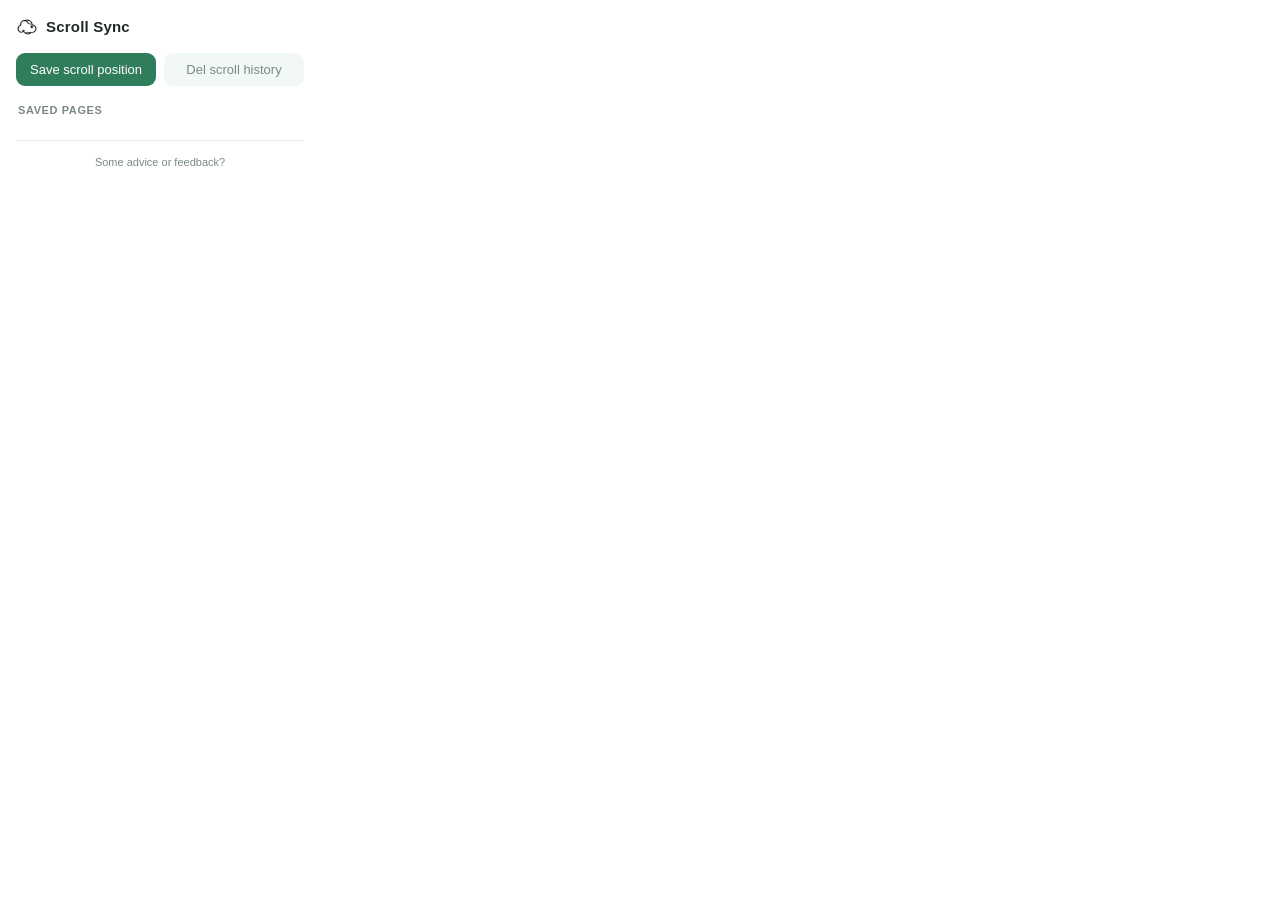
<file: index.html>
<!DOCTYPE html>
<html>
    <head>
        <meta charset="utf-8">
        <style>
            :root {
                --accent: #2f7d5b;
                --accent-hover: #266a4d;
                --accent-soft: #e6f2ec;
                --bg: #ffffff;
                --surface: #f2f9f5;
                --text: #1f2a26;
                --text-dim: #7c8a83;
                --border: #dfeae4;
            }
            * { box-sizing: border-box; }
            body {
                width: 320px;
                margin: 0;
                padding: 16px;
                background: var(--bg);
                color: var(--text);
                font: 14px/1.5 -apple-system, BlinkMacSystemFont, "Segoe UI", Roboto, "Helvetica Neue", sans-serif;
                -webkit-font-smoothing: antialiased;
            }
            .header {
                display: flex;
                align-items: center;
                gap: 8px;
                margin-bottom: 14px;
            }
            .header img { width: 22px; height: 22px; }
            #title {
                margin: 0;
                font-size: 15px;
                font-weight: 600;
                letter-spacing: .2px;
            }
            .actions {
                display: flex;
                gap: 8px;
                margin-bottom: 16px;
            }
            button {
                flex: 1;
                border: none;
                padding: 9px 10px;
                border-radius: 9px;
                font-size: 13px;
                font-weight: 500;
                cursor: pointer;
                outline: none;
                transition: background .15s ease, box-shadow .15s ease, transform .05s ease;
            }
            button:active { transform: translateY(1px); }
            .save-scroll {
                background: var(--accent);
                color: #fff;
            }
            .save-scroll:hover { background: var(--accent-hover); }
            .del-scroll {
                background: var(--surface);
                color: var(--text-dim);
            }
            .del-scroll:hover { background: var(--accent-soft); color: var(--text); }

            .list-title {
                font-size: 11px;
                font-weight: 600;
                text-transform: uppercase;
                letter-spacing: .6px;
                color: var(--text-dim);
                margin: 4px 2px 8px;
            }
            .saved-list {
                max-height: 280px;
                overflow-y: auto;
                margin: 0 -4px;
            }
            .saved-list::-webkit-scrollbar { width: 6px; }
            .saved-list::-webkit-scrollbar-thumb { background: var(--border); border-radius: 3px; }

            .item {
                display: flex;
                align-items: center;
                gap: 10px;
                padding: 8px 8px;
                border-radius: 9px;
                cursor: pointer;
                transition: background .12s ease;
            }
            .item:hover { background: var(--surface); }
            .item .favicon {
                width: 16px; height: 16px;
                flex: 0 0 16px;
                border-radius: 3px;
                object-fit: contain;
            }
            .item .meta { flex: 1 1 auto; min-width: 0; }
            .item .item-title {
                font-size: 13px;
                white-space: nowrap;
                overflow: hidden;
                text-overflow: ellipsis;
            }
            .item .item-url {
                font-size: 11px;
                color: var(--text-dim);
                white-space: nowrap;
                overflow: hidden;
                text-overflow: ellipsis;
            }
            .item .pct {
                flex: 0 0 auto;
                font-size: 11px;
                font-weight: 600;
                color: var(--accent);
                background: var(--accent-soft);
                padding: 2px 7px;
                border-radius: 999px;
            }
            .item .remove {
                flex: 0 0 auto;
                width: 22px; height: 22px;
                padding: 0;
                border-radius: 6px;
                background: transparent;
                color: var(--text-dim);
                font-size: 15px;
                line-height: 1;
                opacity: 0;
                transition: opacity .12s ease, background .12s ease, color .12s ease;
            }
            .item:hover .remove { opacity: 1; }
            .item .remove:hover { background: #ffe8e8; color: #e05656; }

            .empty {
                text-align: center;
                color: var(--text-dim);
                font-size: 13px;
                padding: 26px 8px;
            }
            .footer {
                margin-top: 14px;
                padding-top: 10px;
                border-top: 1px solid var(--border);
                text-align: center;
            }
            .go-issues {
                font-size: 11px;
                color: var(--text-dim);
                text-decoration: none;
            }
            .go-issues:hover { color: var(--accent); }
        </style>
    </head>
    <body>
        <div class="header">
            <img src="images/logo_32.png" alt="">
            <h3 id="title" data-i18n="appTitle">Scroll Sync</h3>
        </div>

        <div class="actions">
            <button class="save-scroll" data-i18n="saveBtn">Save scroll position</button>
            <button class="del-scroll" data-i18n="delBtn">Del scroll history</button>
        </div>

        <div class="list-title" data-i18n="listTitle">Saved pages</div>
        <div class="saved-list"></div>

        <div class="footer">
            <a class="go-issues" href="https://github.com/Deguang/keep-scroll-sync/issues" target="_blank" data-i18n="feedback">Some advice or feedback?</a>
        </div>

        <script src="js/popup.js"></script>
    </body>
</html>
</file>
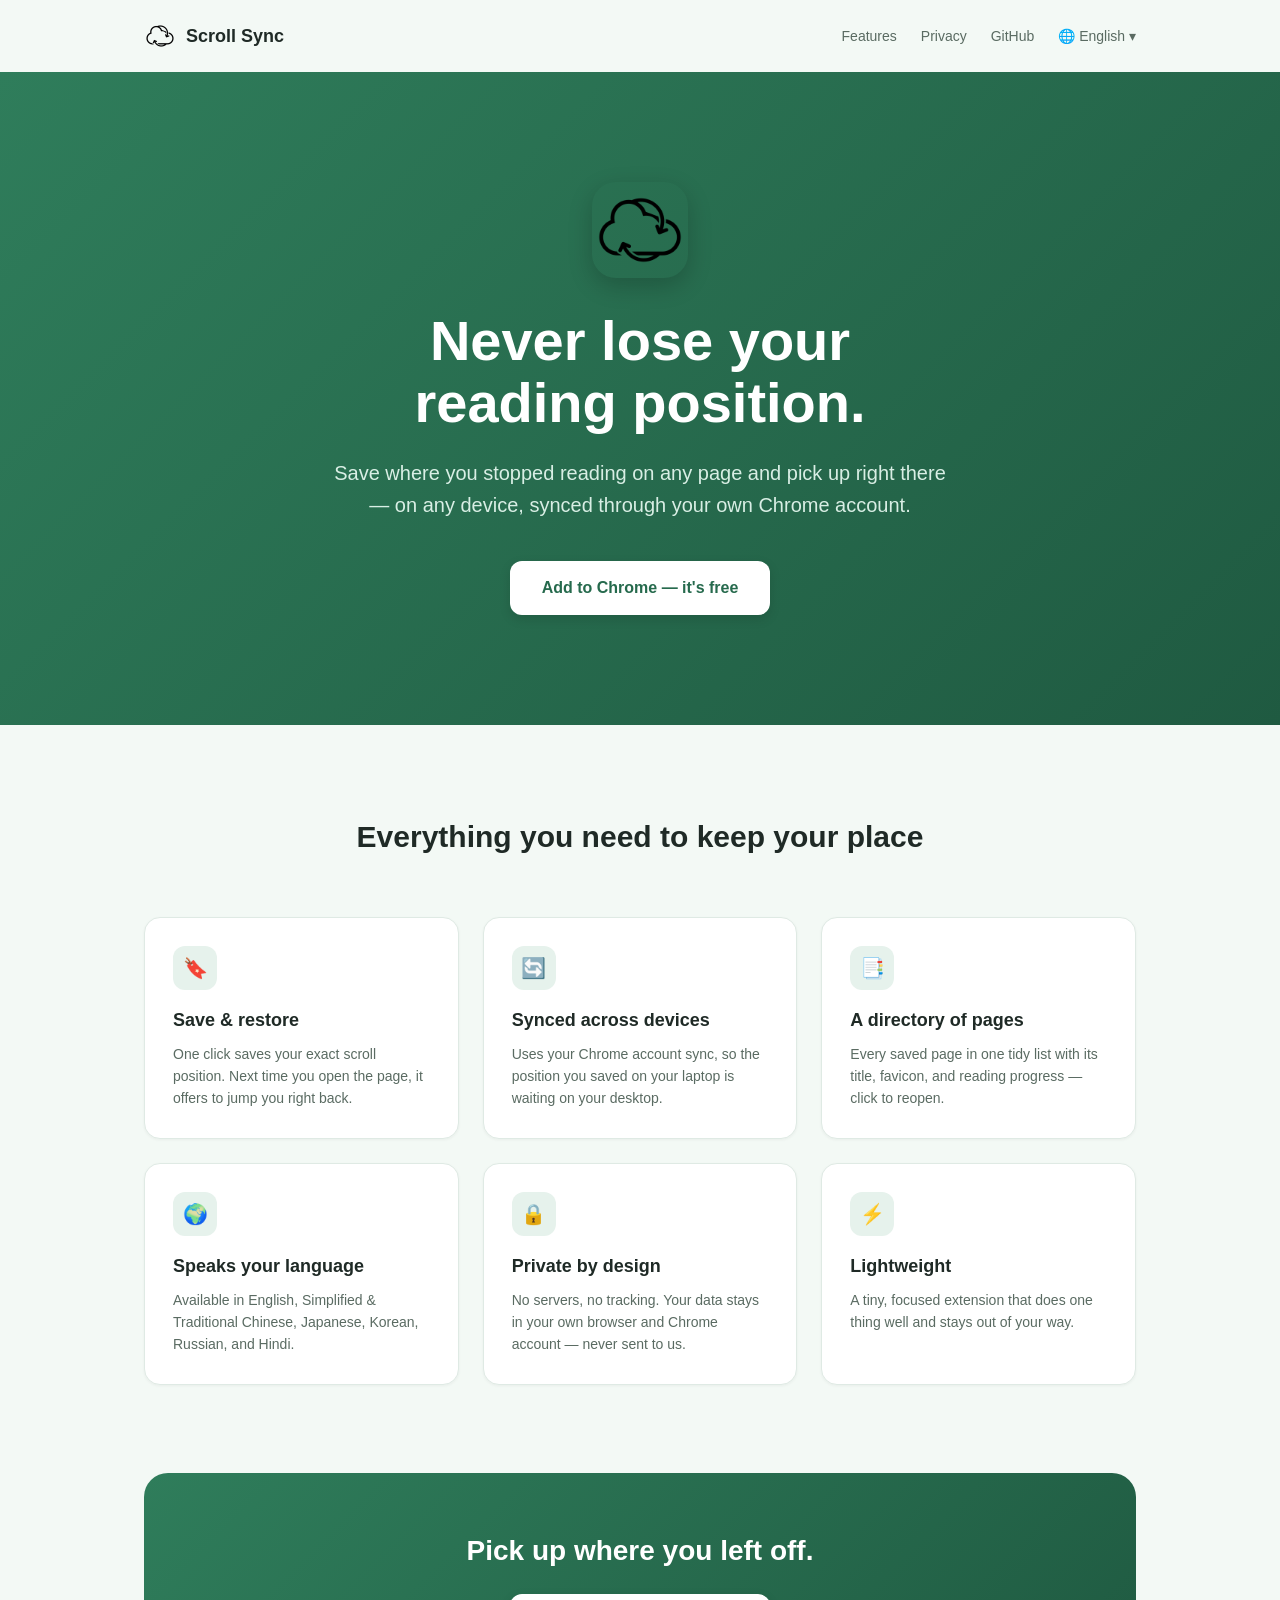
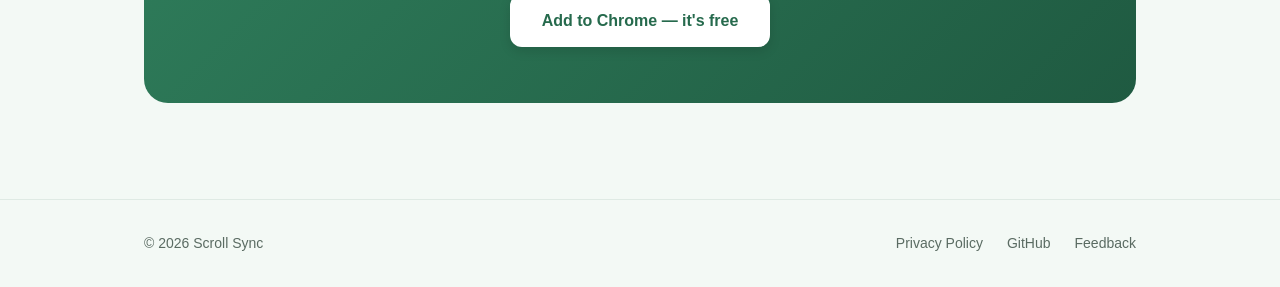
<file: docs/index.html>
<!DOCTYPE html>
<html lang="en">
<head>
    <meta charset="UTF-8">
    <meta name="viewport" content="width=device-width, initial-scale=1.0">
    <title>Scroll Sync — Never lose your reading position</title>
    <meta name="description" content="Save your scroll position on any page and sync it across your devices through your Chrome account. Private by design.">
    <meta name="author" content="Deguang">
    <link rel="canonical" href="https://deguang.github.io/keep-scroll-sync/index.html">
    <link rel="icon" type="image/png" href="icon-128.png">

    <!-- Open Graph -->
    <meta property="og:type" content="website">
    <meta property="og:url" content="https://deguang.github.io/keep-scroll-sync/index.html">
    <meta property="og:title" content="Scroll Sync">
    <meta property="og:description" content="Never lose your reading position — synced across your devices.">
    <meta property="og:image" content="https://deguang.github.io/keep-scroll-sync/icon.png">

    <script type="application/ld+json">
    {
      "@context": "https://schema.org",
      "@type": "SoftwareApplication",
      "name": "Scroll Sync",
      "operatingSystem": "Chrome, Edge",
      "applicationCategory": "ProductivityApplication",
      "offers": { "@type": "Offer", "price": "0", "priceCurrency": "USD" },
      "description": "Never lose your reading position — synced across your devices.",
      "author": { "@type": "Person", "name": "Deguang" },
      "downloadUrl": "https://chrome.google.com/webstore/detail/keep-scroll-sync/lblfgppmhibloglgndekfdhmbfbdlndl"
    }
    </script>

    <link href="styles.css" rel="stylesheet">
</head>
<body>

    <!-- Nav -->
    <nav class="nav">
        <div class="nav-brand">
            <img src="icon-128.png" alt="" class="nav-logo">
            <span class="nav-title">Scroll Sync</span>
        </div>
        <div class="nav-links">
            <a href="#features" class="nav-link">Features</a>
            <a href="privacy.html" class="nav-link">Privacy</a>
            <a href="https://github.com/Deguang/keep-scroll-sync" class="nav-link">GitHub</a>
            <div class="lang-wrap">
                <button class="lang-btn">🌐 English ▾</button>
                <div class="lang-menu">
                    <div class="lang-menu-inner">
                        <a href="index.html">English</a>
                        <a href="zh.html">简体中文</a>
                        <a href="zh-TW.html">繁體中文</a>
                        <a href="ja.html">日本語</a>
                        <a href="ko.html">한국어</a>
                        <a href="ru.html">Русский</a>
                        <a href="hi.html">हिन्दी</a>
                    </div>
                </div>
            </div>
        </div>
    </nav>

    <!-- Hero -->
    <header class="hero">
        <div class="hero-inner">
            <img src="icon.png" alt="Scroll Sync" class="hero-icon">
            <h1 class="hero-title">Never lose your<br>reading position.</h1>
            <p class="hero-subtitle">Save where you stopped reading on any page and pick up right there — on any device, synced through your own Chrome account.</p>
            <a href="https://chrome.google.com/webstore/detail/keep-scroll-sync/lblfgppmhibloglgndekfdhmbfbdlndl" class="btn">Add to Chrome — it's free</a>
        </div>
    </header>

    <!-- Features -->
    <section id="features" class="features">
        <div class="container">
            <h2 class="section-title">Everything you need to keep your place</h2>
            <div class="feature-grid">
                
                <div class="feature-card">
                    <div class="feature-icon">🔖</div>
                    <h3 class="feature-name">Save &amp; restore</h3>
                    <p class="feature-desc">One click saves your exact scroll position. Next time you open the page, it offers to jump you right back.</p>
                </div>
                
                <div class="feature-card">
                    <div class="feature-icon">🔄</div>
                    <h3 class="feature-name">Synced across devices</h3>
                    <p class="feature-desc">Uses your Chrome account sync, so the position you saved on your laptop is waiting on your desktop.</p>
                </div>
                
                <div class="feature-card">
                    <div class="feature-icon">📑</div>
                    <h3 class="feature-name">A directory of pages</h3>
                    <p class="feature-desc">Every saved page in one tidy list with its title, favicon, and reading progress — click to reopen.</p>
                </div>
                
                <div class="feature-card">
                    <div class="feature-icon">🌍</div>
                    <h3 class="feature-name">Speaks your language</h3>
                    <p class="feature-desc">Available in English, Simplified &amp; Traditional Chinese, Japanese, Korean, Russian, and Hindi.</p>
                </div>
                
                <div class="feature-card">
                    <div class="feature-icon">🔒</div>
                    <h3 class="feature-name">Private by design</h3>
                    <p class="feature-desc">No servers, no tracking. Your data stays in your own browser and Chrome account — never sent to us.</p>
                </div>
                
                <div class="feature-card">
                    <div class="feature-icon">⚡</div>
                    <h3 class="feature-name">Lightweight</h3>
                    <p class="feature-desc">A tiny, focused extension that does one thing well and stays out of your way.</p>
                </div>
                
            </div>
        </div>
    </section>

    <!-- CTA -->
    <section class="cta-section">
        <div class="container">
            <div class="cta-box">
                <h2 class="cta-title">Pick up where you left off.</h2>
                <a href="https://chrome.google.com/webstore/detail/keep-scroll-sync/lblfgppmhibloglgndekfdhmbfbdlndl" class="btn">Add to Chrome — it's free</a>
            </div>
        </div>
    </section>

    <!-- Footer -->
    <footer class="footer">
        <div class="footer-inner">
            <span>© 2026 Scroll Sync</span>
            <div class="footer-links">
                <a href="privacy.html">Privacy Policy</a>
                <a href="https://github.com/Deguang/keep-scroll-sync">GitHub</a>
                <a href="https://github.com/Deguang/keep-scroll-sync/issues">Feedback</a>
            </div>
        </div>
    </footer>

</body>
</html>
</file>
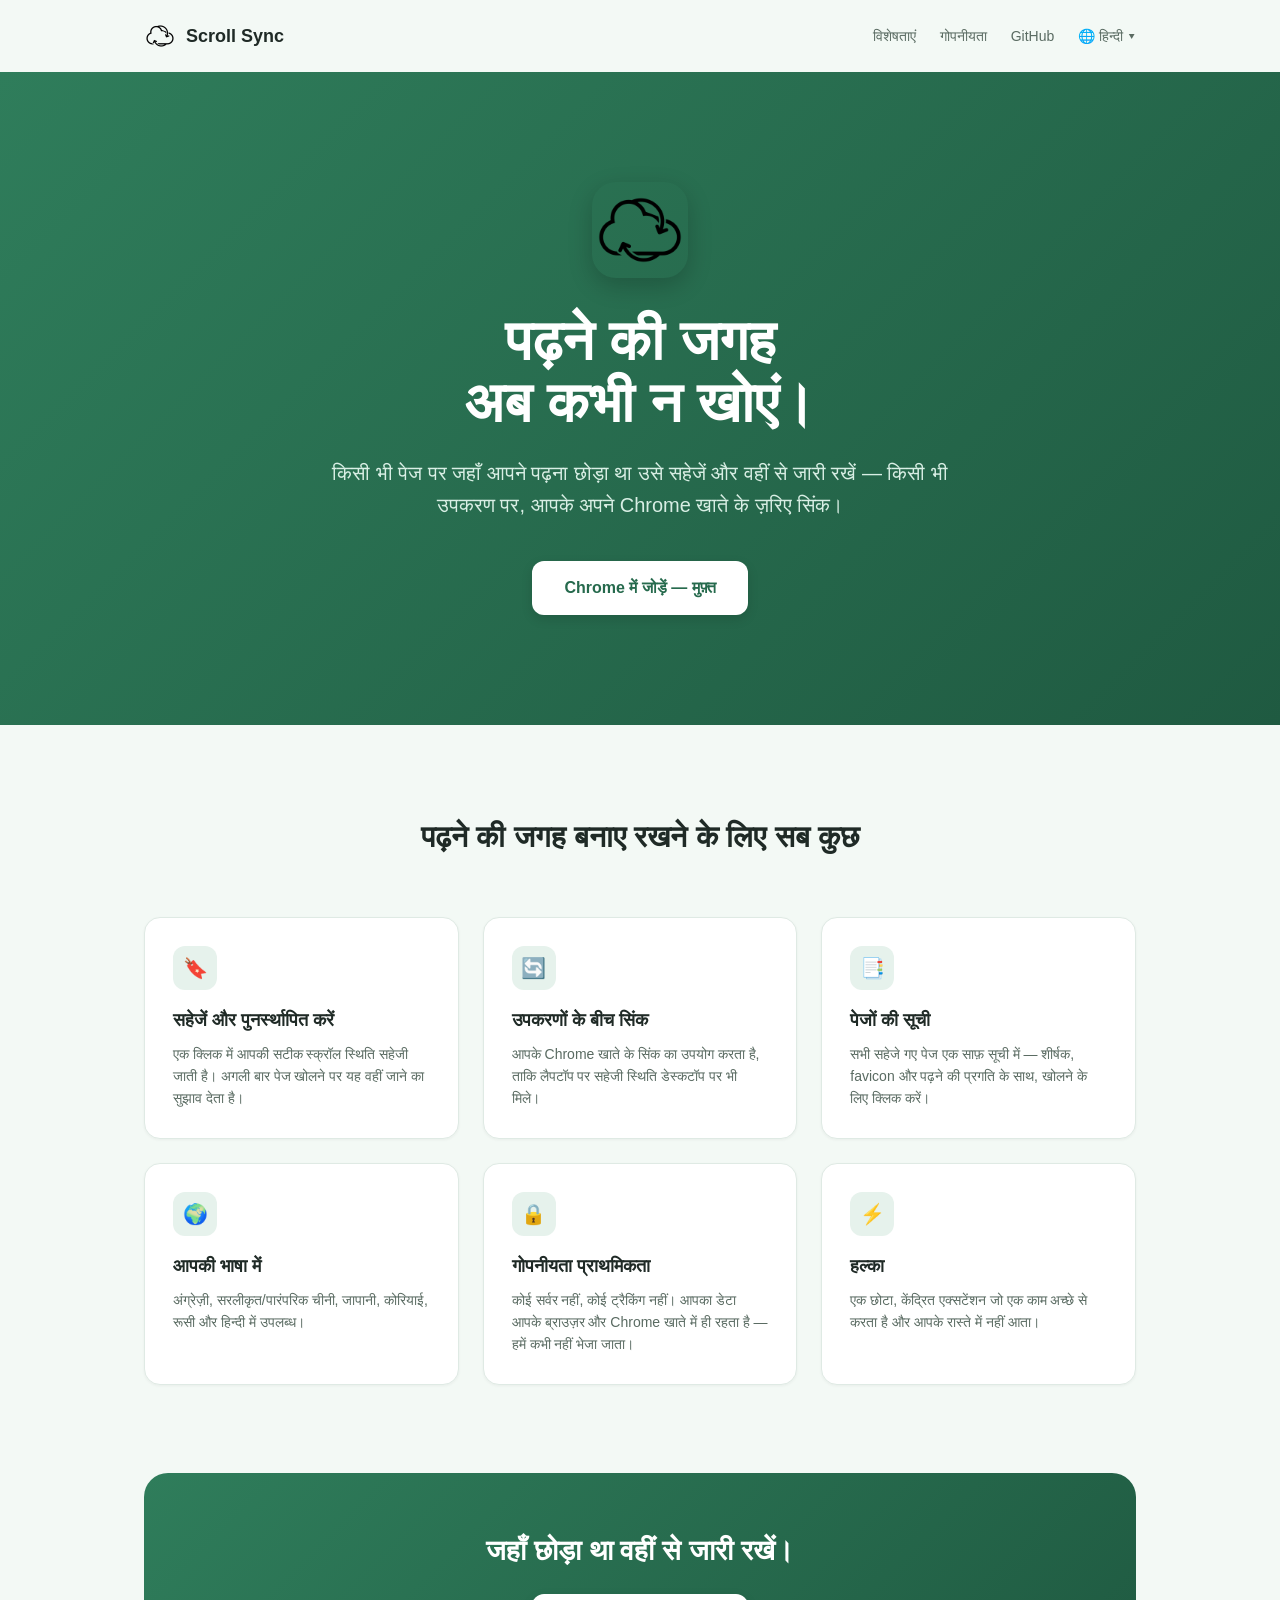
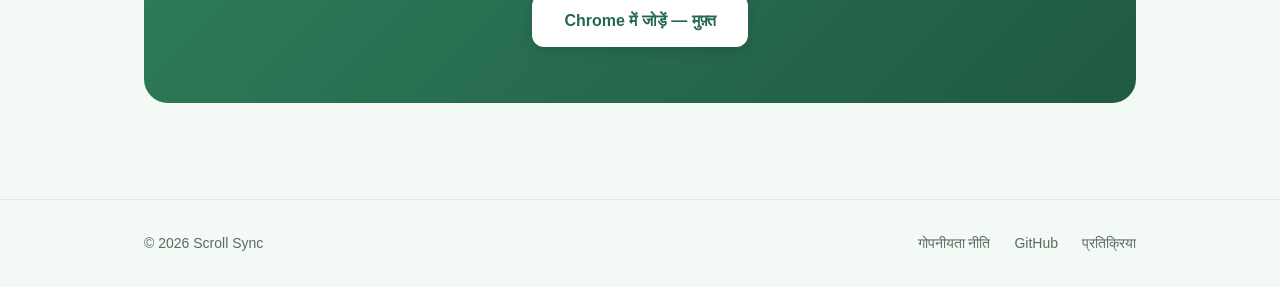
<file: docs/hi.html>
<!DOCTYPE html>
<html lang="hi">
<head>
    <meta charset="UTF-8">
    <meta name="viewport" content="width=device-width, initial-scale=1.0">
    <title>Scroll Sync — पढ़ने की जगह कभी न खोएं</title>
    <meta name="description" content="किसी भी पेज पर अपनी स्क्रॉल स्थिति सहेजें और अपने Chrome खाते के ज़रिए उपकरणों के बीच सिंक करें। गोपनीयता प्राथमिकता।">
    <meta name="author" content="Deguang">
    <link rel="canonical" href="https://deguang.github.io/keep-scroll-sync/hi.html">
    <link rel="icon" type="image/png" href="icon-128.png">

    <!-- Open Graph -->
    <meta property="og:type" content="website">
    <meta property="og:url" content="https://deguang.github.io/keep-scroll-sync/hi.html">
    <meta property="og:title" content="Scroll Sync">
    <meta property="og:description" content="उपकरणों के बीच सिंक — पढ़ने की जगह कभी न खोएं।">
    <meta property="og:image" content="https://deguang.github.io/keep-scroll-sync/icon.png">

    <script type="application/ld+json">
    {
      "@context": "https://schema.org",
      "@type": "SoftwareApplication",
      "name": "Scroll Sync",
      "operatingSystem": "Chrome, Edge",
      "applicationCategory": "ProductivityApplication",
      "offers": { "@type": "Offer", "price": "0", "priceCurrency": "USD" },
      "description": "उपकरणों के बीच सिंक — पढ़ने की जगह कभी न खोएं।",
      "author": { "@type": "Person", "name": "Deguang" },
      "downloadUrl": "https://chrome.google.com/webstore/detail/keep-scroll-sync/lblfgppmhibloglgndekfdhmbfbdlndl"
    }
    </script>

    <link href="styles.css" rel="stylesheet">
</head>
<body>

    <!-- Nav -->
    <nav class="nav">
        <div class="nav-brand">
            <img src="icon-128.png" alt="" class="nav-logo">
            <span class="nav-title">Scroll Sync</span>
        </div>
        <div class="nav-links">
            <a href="#features" class="nav-link">विशेषताएं</a>
            <a href="privacy.html" class="nav-link">गोपनीयता</a>
            <a href="https://github.com/Deguang/keep-scroll-sync" class="nav-link">GitHub</a>
            <div class="lang-wrap">
                <button class="lang-btn">🌐 हिन्दी ▾</button>
                <div class="lang-menu">
                    <div class="lang-menu-inner">
                        <a href="index.html">English</a>
                        <a href="zh.html">简体中文</a>
                        <a href="zh-TW.html">繁體中文</a>
                        <a href="ja.html">日本語</a>
                        <a href="ko.html">한국어</a>
                        <a href="ru.html">Русский</a>
                        <a href="hi.html">हिन्दी</a>
                    </div>
                </div>
            </div>
        </div>
    </nav>

    <!-- Hero -->
    <header class="hero">
        <div class="hero-inner">
            <img src="icon.png" alt="Scroll Sync" class="hero-icon">
            <h1 class="hero-title">पढ़ने की जगह<br>अब कभी न खोएं।</h1>
            <p class="hero-subtitle">किसी भी पेज पर जहाँ आपने पढ़ना छोड़ा था उसे सहेजें और वहीं से जारी रखें — किसी भी उपकरण पर, आपके अपने Chrome खाते के ज़रिए सिंक।</p>
            <a href="https://chrome.google.com/webstore/detail/keep-scroll-sync/lblfgppmhibloglgndekfdhmbfbdlndl" class="btn">Chrome में जोड़ें — मुफ़्त</a>
        </div>
    </header>

    <!-- Features -->
    <section id="features" class="features">
        <div class="container">
            <h2 class="section-title">पढ़ने की जगह बनाए रखने के लिए सब कुछ</h2>
            <div class="feature-grid">
                
                <div class="feature-card">
                    <div class="feature-icon">🔖</div>
                    <h3 class="feature-name">सहेजें और पुनर्स्थापित करें</h3>
                    <p class="feature-desc">एक क्लिक में आपकी सटीक स्क्रॉल स्थिति सहेजी जाती है। अगली बार पेज खोलने पर यह वहीं जाने का सुझाव देता है।</p>
                </div>
                
                <div class="feature-card">
                    <div class="feature-icon">🔄</div>
                    <h3 class="feature-name">उपकरणों के बीच सिंक</h3>
                    <p class="feature-desc">आपके Chrome खाते के सिंक का उपयोग करता है, ताकि लैपटॉप पर सहेजी स्थिति डेस्कटॉप पर भी मिले।</p>
                </div>
                
                <div class="feature-card">
                    <div class="feature-icon">📑</div>
                    <h3 class="feature-name">पेजों की सूची</h3>
                    <p class="feature-desc">सभी सहेजे गए पेज एक साफ़ सूची में — शीर्षक, favicon और पढ़ने की प्रगति के साथ, खोलने के लिए क्लिक करें।</p>
                </div>
                
                <div class="feature-card">
                    <div class="feature-icon">🌍</div>
                    <h3 class="feature-name">आपकी भाषा में</h3>
                    <p class="feature-desc">अंग्रेज़ी, सरलीकृत/पारंपरिक चीनी, जापानी, कोरियाई, रूसी और हिन्दी में उपलब्ध।</p>
                </div>
                
                <div class="feature-card">
                    <div class="feature-icon">🔒</div>
                    <h3 class="feature-name">गोपनीयता प्राथमिकता</h3>
                    <p class="feature-desc">कोई सर्वर नहीं, कोई ट्रैकिंग नहीं। आपका डेटा आपके ब्राउज़र और Chrome खाते में ही रहता है — हमें कभी नहीं भेजा जाता।</p>
                </div>
                
                <div class="feature-card">
                    <div class="feature-icon">⚡</div>
                    <h3 class="feature-name">हल्का</h3>
                    <p class="feature-desc">एक छोटा, केंद्रित एक्सटेंशन जो एक काम अच्छे से करता है और आपके रास्ते में नहीं आता।</p>
                </div>
                
            </div>
        </div>
    </section>

    <!-- CTA -->
    <section class="cta-section">
        <div class="container">
            <div class="cta-box">
                <h2 class="cta-title">जहाँ छोड़ा था वहीं से जारी रखें।</h2>
                <a href="https://chrome.google.com/webstore/detail/keep-scroll-sync/lblfgppmhibloglgndekfdhmbfbdlndl" class="btn">Chrome में जोड़ें — मुफ़्त</a>
            </div>
        </div>
    </section>

    <!-- Footer -->
    <footer class="footer">
        <div class="footer-inner">
            <span>© 2026 Scroll Sync</span>
            <div class="footer-links">
                <a href="privacy.html">गोपनीयता नीति</a>
                <a href="https://github.com/Deguang/keep-scroll-sync">GitHub</a>
                <a href="https://github.com/Deguang/keep-scroll-sync/issues">प्रतिक्रिया</a>
            </div>
        </div>
    </footer>

</body>
</html>
</file>
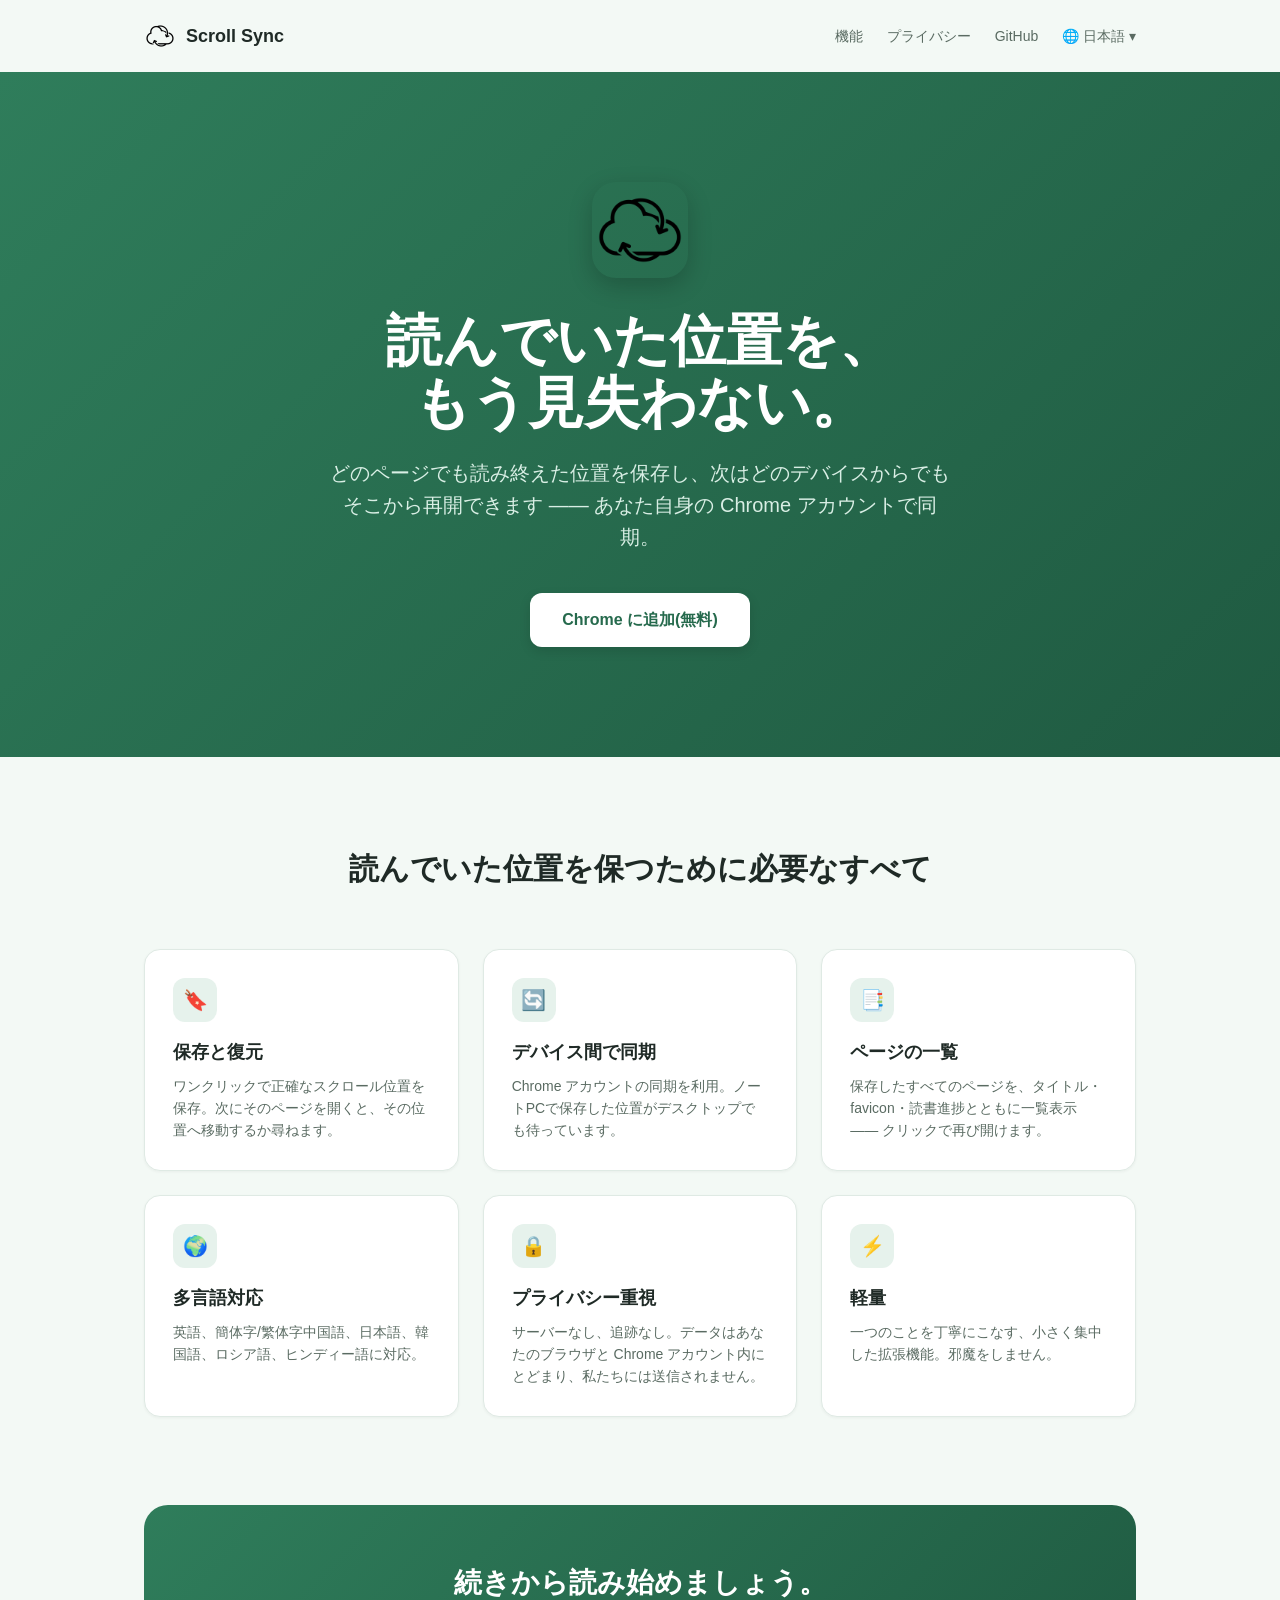
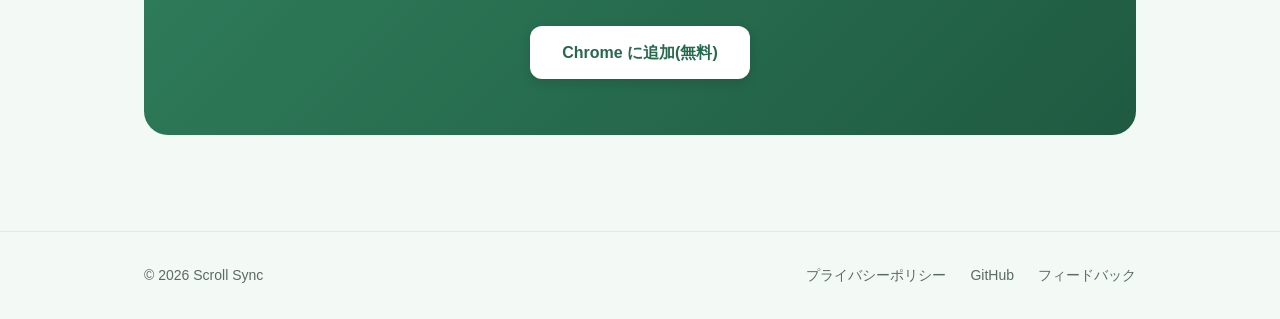
<file: docs/ja.html>
<!DOCTYPE html>
<html lang="ja">
<head>
    <meta charset="UTF-8">
    <meta name="viewport" content="width=device-width, initial-scale=1.0">
    <title>Scroll Sync — 読んでいた位置を見失わない</title>
    <meta name="description" content="任意のページでスクロール位置を保存し、Chrome アカウントを通じて複数のデバイス間で同期します。プライバシー重視。">
    <meta name="author" content="Deguang">
    <link rel="canonical" href="https://deguang.github.io/keep-scroll-sync/ja.html">
    <link rel="icon" type="image/png" href="icon-128.png">

    <!-- Open Graph -->
    <meta property="og:type" content="website">
    <meta property="og:url" content="https://deguang.github.io/keep-scroll-sync/ja.html">
    <meta property="og:title" content="Scroll Sync">
    <meta property="og:description" content="デバイス間で同期し、読んでいた位置を見失いません。">
    <meta property="og:image" content="https://deguang.github.io/keep-scroll-sync/icon.png">

    <script type="application/ld+json">
    {
      "@context": "https://schema.org",
      "@type": "SoftwareApplication",
      "name": "Scroll Sync",
      "operatingSystem": "Chrome, Edge",
      "applicationCategory": "ProductivityApplication",
      "offers": { "@type": "Offer", "price": "0", "priceCurrency": "USD" },
      "description": "デバイス間で同期し、読んでいた位置を見失いません。",
      "author": { "@type": "Person", "name": "Deguang" },
      "downloadUrl": "https://chrome.google.com/webstore/detail/keep-scroll-sync/lblfgppmhibloglgndekfdhmbfbdlndl"
    }
    </script>

    <link href="styles.css" rel="stylesheet">
</head>
<body>

    <!-- Nav -->
    <nav class="nav">
        <div class="nav-brand">
            <img src="icon-128.png" alt="" class="nav-logo">
            <span class="nav-title">Scroll Sync</span>
        </div>
        <div class="nav-links">
            <a href="#features" class="nav-link">機能</a>
            <a href="privacy.html" class="nav-link">プライバシー</a>
            <a href="https://github.com/Deguang/keep-scroll-sync" class="nav-link">GitHub</a>
            <div class="lang-wrap">
                <button class="lang-btn">🌐 日本語 ▾</button>
                <div class="lang-menu">
                    <div class="lang-menu-inner">
                        <a href="index.html">English</a>
                        <a href="zh.html">简体中文</a>
                        <a href="zh-TW.html">繁體中文</a>
                        <a href="ja.html">日本語</a>
                        <a href="ko.html">한국어</a>
                        <a href="ru.html">Русский</a>
                        <a href="hi.html">हिन्दी</a>
                    </div>
                </div>
            </div>
        </div>
    </nav>

    <!-- Hero -->
    <header class="hero">
        <div class="hero-inner">
            <img src="icon.png" alt="Scroll Sync" class="hero-icon">
            <h1 class="hero-title">読んでいた位置を、<br>もう見失わない。</h1>
            <p class="hero-subtitle">どのページでも読み終えた位置を保存し、次はどのデバイスからでもそこから再開できます —— あなた自身の Chrome アカウントで同期。</p>
            <a href="https://chrome.google.com/webstore/detail/keep-scroll-sync/lblfgppmhibloglgndekfdhmbfbdlndl" class="btn">Chrome に追加(無料)</a>
        </div>
    </header>

    <!-- Features -->
    <section id="features" class="features">
        <div class="container">
            <h2 class="section-title">読んでいた位置を保つために必要なすべて</h2>
            <div class="feature-grid">
                
                <div class="feature-card">
                    <div class="feature-icon">🔖</div>
                    <h3 class="feature-name">保存と復元</h3>
                    <p class="feature-desc">ワンクリックで正確なスクロール位置を保存。次にそのページを開くと、その位置へ移動するか尋ねます。</p>
                </div>
                
                <div class="feature-card">
                    <div class="feature-icon">🔄</div>
                    <h3 class="feature-name">デバイス間で同期</h3>
                    <p class="feature-desc">Chrome アカウントの同期を利用。ノートPCで保存した位置がデスクトップでも待っています。</p>
                </div>
                
                <div class="feature-card">
                    <div class="feature-icon">📑</div>
                    <h3 class="feature-name">ページの一覧</h3>
                    <p class="feature-desc">保存したすべてのページを、タイトル・favicon・読書進捗とともに一覧表示 —— クリックで再び開けます。</p>
                </div>
                
                <div class="feature-card">
                    <div class="feature-icon">🌍</div>
                    <h3 class="feature-name">多言語対応</h3>
                    <p class="feature-desc">英語、簡体字/繁体字中国語、日本語、韓国語、ロシア語、ヒンディー語に対応。</p>
                </div>
                
                <div class="feature-card">
                    <div class="feature-icon">🔒</div>
                    <h3 class="feature-name">プライバシー重視</h3>
                    <p class="feature-desc">サーバーなし、追跡なし。データはあなたのブラウザと Chrome アカウント内にとどまり、私たちには送信されません。</p>
                </div>
                
                <div class="feature-card">
                    <div class="feature-icon">⚡</div>
                    <h3 class="feature-name">軽量</h3>
                    <p class="feature-desc">一つのことを丁寧にこなす、小さく集中した拡張機能。邪魔をしません。</p>
                </div>
                
            </div>
        </div>
    </section>

    <!-- CTA -->
    <section class="cta-section">
        <div class="container">
            <div class="cta-box">
                <h2 class="cta-title">続きから読み始めましょう。</h2>
                <a href="https://chrome.google.com/webstore/detail/keep-scroll-sync/lblfgppmhibloglgndekfdhmbfbdlndl" class="btn">Chrome に追加(無料)</a>
            </div>
        </div>
    </section>

    <!-- Footer -->
    <footer class="footer">
        <div class="footer-inner">
            <span>© 2026 Scroll Sync</span>
            <div class="footer-links">
                <a href="privacy.html">プライバシーポリシー</a>
                <a href="https://github.com/Deguang/keep-scroll-sync">GitHub</a>
                <a href="https://github.com/Deguang/keep-scroll-sync/issues">フィードバック</a>
            </div>
        </div>
    </footer>

</body>
</html>
</file>
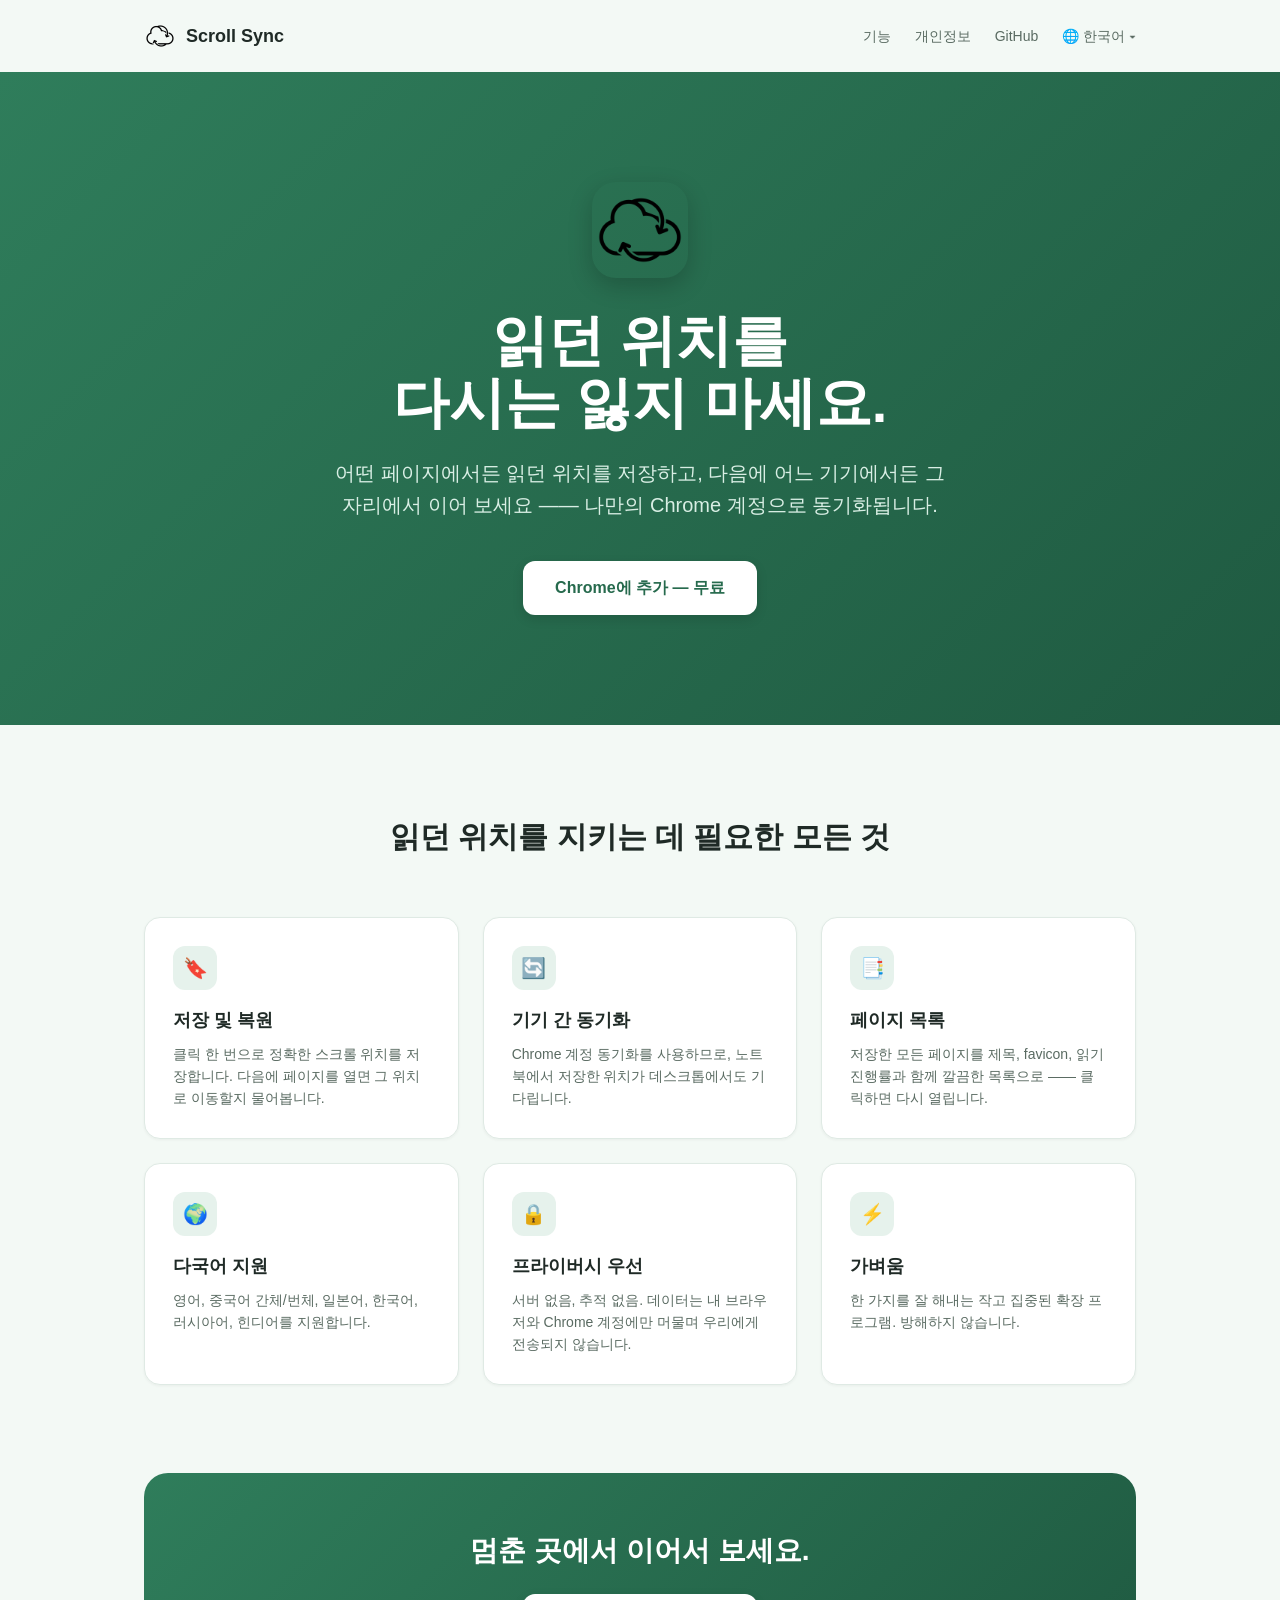
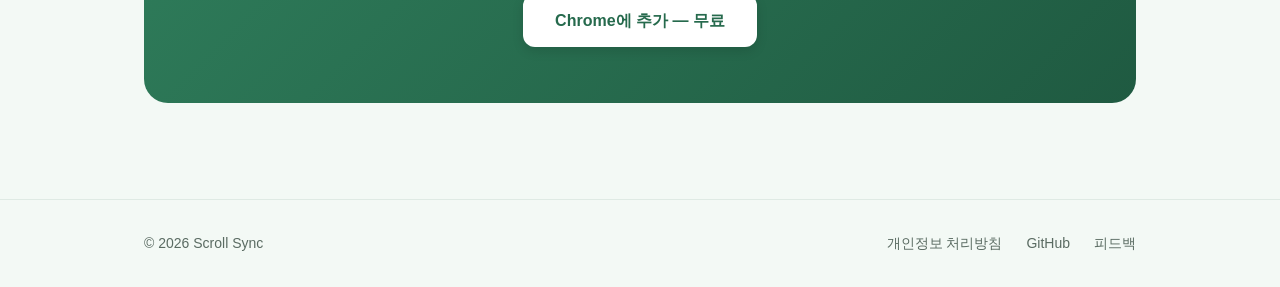
<file: docs/ko.html>
<!DOCTYPE html>
<html lang="ko">
<head>
    <meta charset="UTF-8">
    <meta name="viewport" content="width=device-width, initial-scale=1.0">
    <title>Scroll Sync — 읽던 위치를 잃지 마세요</title>
    <meta name="description" content="어떤 페이지에서든 스크롤 위치를 저장하고 Chrome 계정을 통해 여러 기기에서 동기화하세요. 프라이버시 우선.">
    <meta name="author" content="Deguang">
    <link rel="canonical" href="https://deguang.github.io/keep-scroll-sync/ko.html">
    <link rel="icon" type="image/png" href="icon-128.png">

    <!-- Open Graph -->
    <meta property="og:type" content="website">
    <meta property="og:url" content="https://deguang.github.io/keep-scroll-sync/ko.html">
    <meta property="og:title" content="Scroll Sync">
    <meta property="og:description" content="기기 간 동기화로 읽던 위치를 잃지 않습니다.">
    <meta property="og:image" content="https://deguang.github.io/keep-scroll-sync/icon.png">

    <script type="application/ld+json">
    {
      "@context": "https://schema.org",
      "@type": "SoftwareApplication",
      "name": "Scroll Sync",
      "operatingSystem": "Chrome, Edge",
      "applicationCategory": "ProductivityApplication",
      "offers": { "@type": "Offer", "price": "0", "priceCurrency": "USD" },
      "description": "기기 간 동기화로 읽던 위치를 잃지 않습니다.",
      "author": { "@type": "Person", "name": "Deguang" },
      "downloadUrl": "https://chrome.google.com/webstore/detail/keep-scroll-sync/lblfgppmhibloglgndekfdhmbfbdlndl"
    }
    </script>

    <link href="styles.css" rel="stylesheet">
</head>
<body>

    <!-- Nav -->
    <nav class="nav">
        <div class="nav-brand">
            <img src="icon-128.png" alt="" class="nav-logo">
            <span class="nav-title">Scroll Sync</span>
        </div>
        <div class="nav-links">
            <a href="#features" class="nav-link">기능</a>
            <a href="privacy.html" class="nav-link">개인정보</a>
            <a href="https://github.com/Deguang/keep-scroll-sync" class="nav-link">GitHub</a>
            <div class="lang-wrap">
                <button class="lang-btn">🌐 한국어 ▾</button>
                <div class="lang-menu">
                    <div class="lang-menu-inner">
                        <a href="index.html">English</a>
                        <a href="zh.html">简体中文</a>
                        <a href="zh-TW.html">繁體中文</a>
                        <a href="ja.html">日本語</a>
                        <a href="ko.html">한국어</a>
                        <a href="ru.html">Русский</a>
                        <a href="hi.html">हिन्दी</a>
                    </div>
                </div>
            </div>
        </div>
    </nav>

    <!-- Hero -->
    <header class="hero">
        <div class="hero-inner">
            <img src="icon.png" alt="Scroll Sync" class="hero-icon">
            <h1 class="hero-title">읽던 위치를<br>다시는 잃지 마세요.</h1>
            <p class="hero-subtitle">어떤 페이지에서든 읽던 위치를 저장하고, 다음에 어느 기기에서든 그 자리에서 이어 보세요 —— 나만의 Chrome 계정으로 동기화됩니다.</p>
            <a href="https://chrome.google.com/webstore/detail/keep-scroll-sync/lblfgppmhibloglgndekfdhmbfbdlndl" class="btn">Chrome에 추가 — 무료</a>
        </div>
    </header>

    <!-- Features -->
    <section id="features" class="features">
        <div class="container">
            <h2 class="section-title">읽던 위치를 지키는 데 필요한 모든 것</h2>
            <div class="feature-grid">
                
                <div class="feature-card">
                    <div class="feature-icon">🔖</div>
                    <h3 class="feature-name">저장 및 복원</h3>
                    <p class="feature-desc">클릭 한 번으로 정확한 스크롤 위치를 저장합니다. 다음에 페이지를 열면 그 위치로 이동할지 물어봅니다.</p>
                </div>
                
                <div class="feature-card">
                    <div class="feature-icon">🔄</div>
                    <h3 class="feature-name">기기 간 동기화</h3>
                    <p class="feature-desc">Chrome 계정 동기화를 사용하므로, 노트북에서 저장한 위치가 데스크톱에서도 기다립니다.</p>
                </div>
                
                <div class="feature-card">
                    <div class="feature-icon">📑</div>
                    <h3 class="feature-name">페이지 목록</h3>
                    <p class="feature-desc">저장한 모든 페이지를 제목, favicon, 읽기 진행률과 함께 깔끔한 목록으로 —— 클릭하면 다시 열립니다.</p>
                </div>
                
                <div class="feature-card">
                    <div class="feature-icon">🌍</div>
                    <h3 class="feature-name">다국어 지원</h3>
                    <p class="feature-desc">영어, 중국어 간체/번체, 일본어, 한국어, 러시아어, 힌디어를 지원합니다.</p>
                </div>
                
                <div class="feature-card">
                    <div class="feature-icon">🔒</div>
                    <h3 class="feature-name">프라이버시 우선</h3>
                    <p class="feature-desc">서버 없음, 추적 없음. 데이터는 내 브라우저와 Chrome 계정에만 머물며 우리에게 전송되지 않습니다.</p>
                </div>
                
                <div class="feature-card">
                    <div class="feature-icon">⚡</div>
                    <h3 class="feature-name">가벼움</h3>
                    <p class="feature-desc">한 가지를 잘 해내는 작고 집중된 확장 프로그램. 방해하지 않습니다.</p>
                </div>
                
            </div>
        </div>
    </section>

    <!-- CTA -->
    <section class="cta-section">
        <div class="container">
            <div class="cta-box">
                <h2 class="cta-title">멈춘 곳에서 이어서 보세요.</h2>
                <a href="https://chrome.google.com/webstore/detail/keep-scroll-sync/lblfgppmhibloglgndekfdhmbfbdlndl" class="btn">Chrome에 추가 — 무료</a>
            </div>
        </div>
    </section>

    <!-- Footer -->
    <footer class="footer">
        <div class="footer-inner">
            <span>© 2026 Scroll Sync</span>
            <div class="footer-links">
                <a href="privacy.html">개인정보 처리방침</a>
                <a href="https://github.com/Deguang/keep-scroll-sync">GitHub</a>
                <a href="https://github.com/Deguang/keep-scroll-sync/issues">피드백</a>
            </div>
        </div>
    </footer>

</body>
</html>
</file>
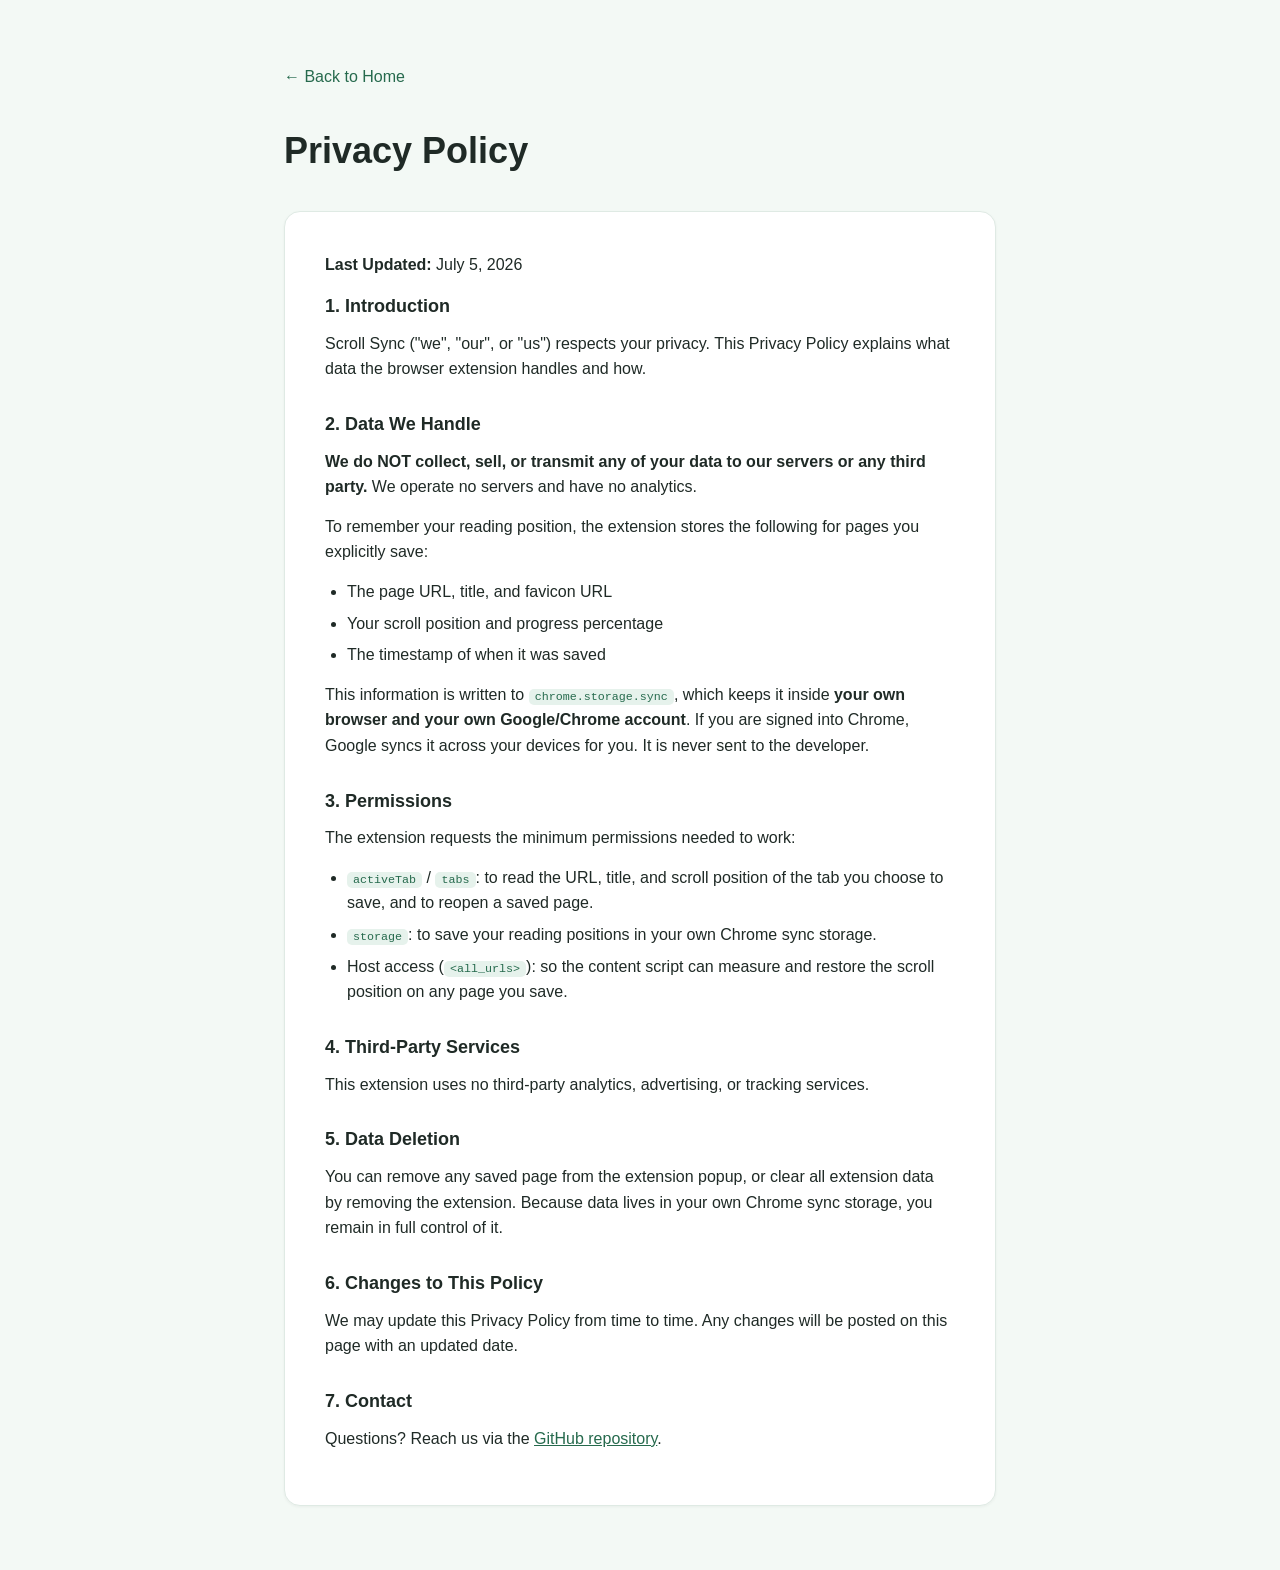
<file: docs/privacy.html>
<!DOCTYPE html>
<html lang="en">
<head>
    <meta charset="UTF-8">
    <meta name="viewport" content="width=device-width, initial-scale=1.0">
    <title>Privacy Policy — Scroll Sync</title>
    <link rel="icon" type="image/png" href="icon-128.png">
    <link href="styles.css" rel="stylesheet">
</head>
<body>

    <div class="privacy-wrap">
        <a href="index.html" class="back-link">← Back to Home</a>

        <h1>Privacy Policy</h1>

        <div class="card">
            <p><strong>Last Updated:</strong> July 5, 2026</p>

            <h3>1. Introduction</h3>
            <p>Scroll Sync ("we", "our", or "us") respects your privacy. This Privacy Policy explains what data the browser extension handles and how.</p>

            <h3>2. Data We Handle</h3>
            <p><strong>We do NOT collect, sell, or transmit any of your data to our servers or any third party.</strong> We operate no servers and have no analytics.</p>
            <p>To remember your reading position, the extension stores the following for pages you explicitly save:</p>
            <ul>
                <li>The page URL, title, and favicon URL</li>
                <li>Your scroll position and progress percentage</li>
                <li>The timestamp of when it was saved</li>
            </ul>
            <p>This information is written to <code>chrome.storage.sync</code>, which keeps it inside <strong>your own browser and your own Google/Chrome account</strong>. If you are signed into Chrome, Google syncs it across your devices for you. It is never sent to the developer.</p>

            <h3>3. Permissions</h3>
            <p>The extension requests the minimum permissions needed to work:</p>
            <ul>
                <li><code>activeTab</code> / <code>tabs</code>: to read the URL, title, and scroll position of the tab you choose to save, and to reopen a saved page.</li>
                <li><code>storage</code>: to save your reading positions in your own Chrome sync storage.</li>
                <li>Host access (<code>&lt;all_urls&gt;</code>): so the content script can measure and restore the scroll position on any page you save.</li>
            </ul>

            <h3>4. Third-Party Services</h3>
            <p>This extension uses no third-party analytics, advertising, or tracking services.</p>

            <h3>5. Data Deletion</h3>
            <p>You can remove any saved page from the extension popup, or clear all extension data by removing the extension. Because data lives in your own Chrome sync storage, you remain in full control of it.</p>

            <h3>6. Changes to This Policy</h3>
            <p>We may update this Privacy Policy from time to time. Any changes will be posted on this page with an updated date.</p>

            <h3>7. Contact</h3>
            <p>Questions? Reach us via the <a href="https://github.com/Deguang/keep-scroll-sync/issues">GitHub repository</a>.</p>
        </div>
    </div>

</body>
</html>
</file>
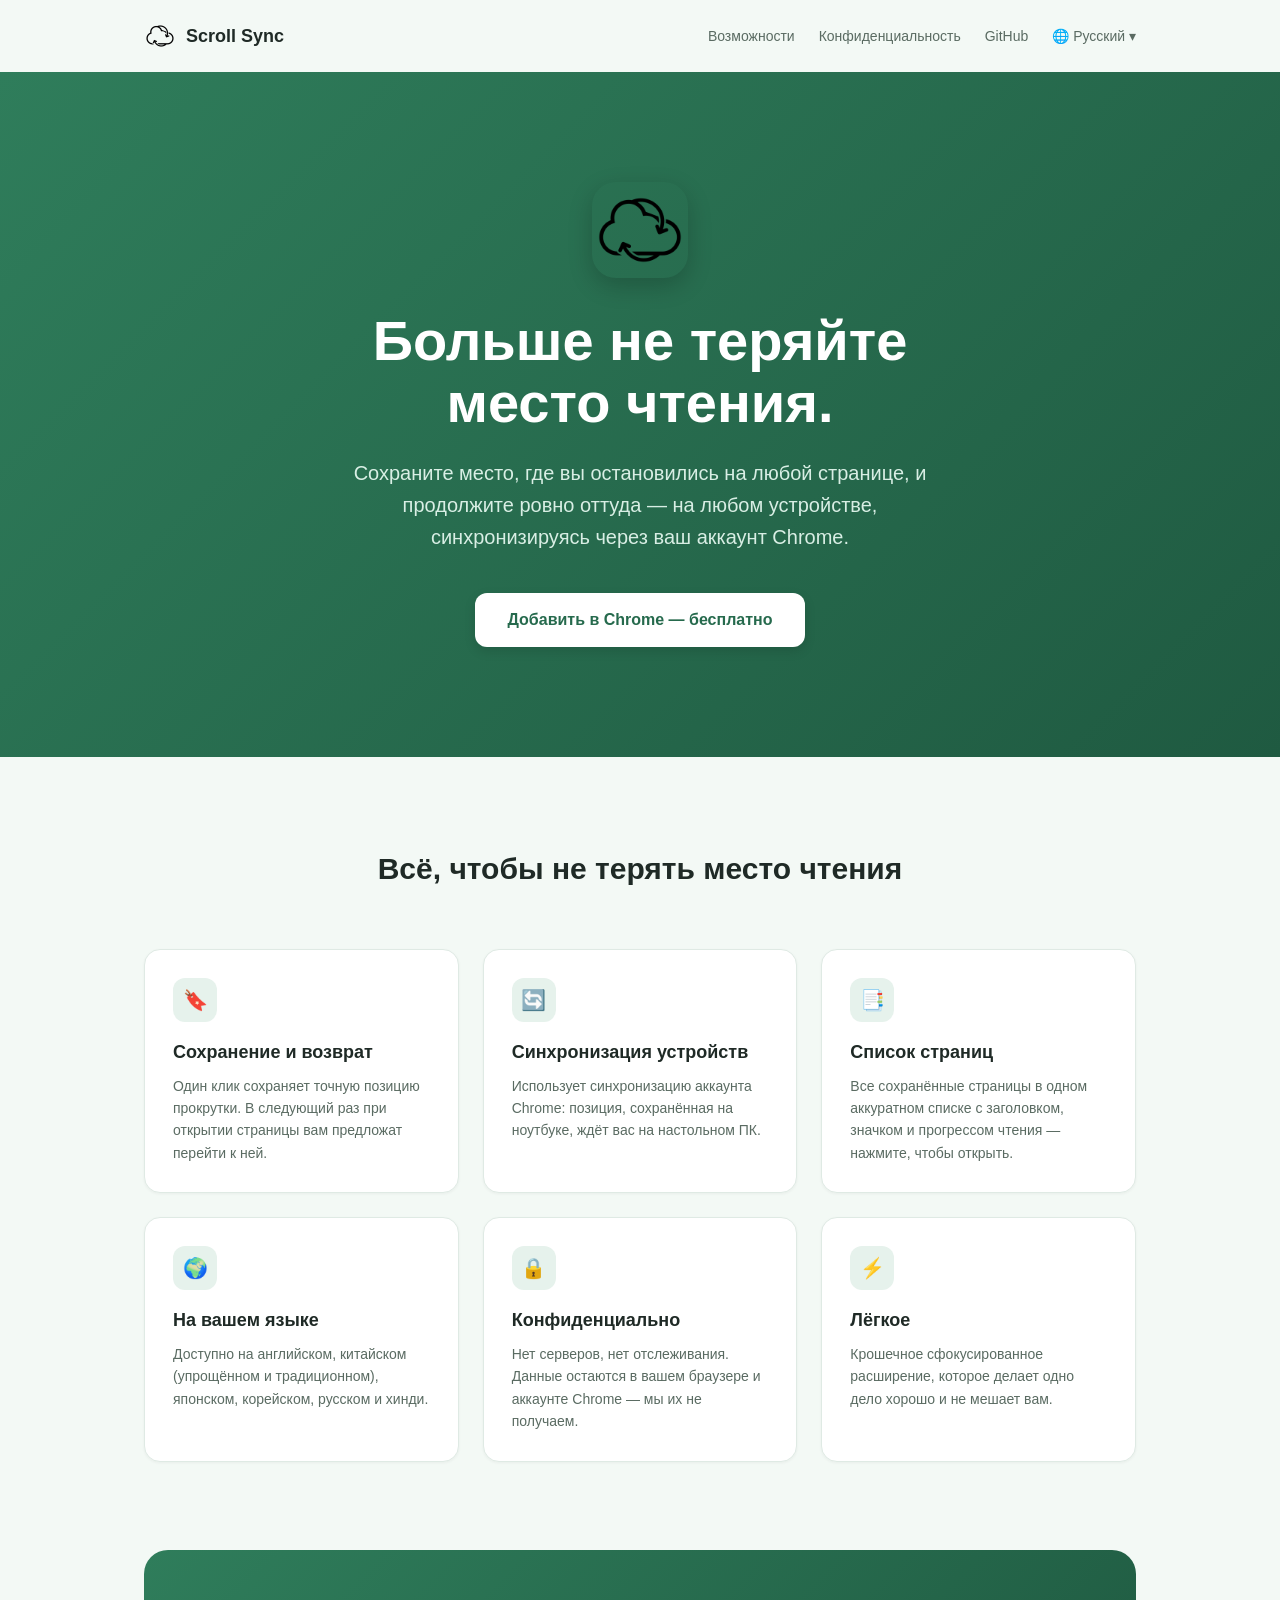
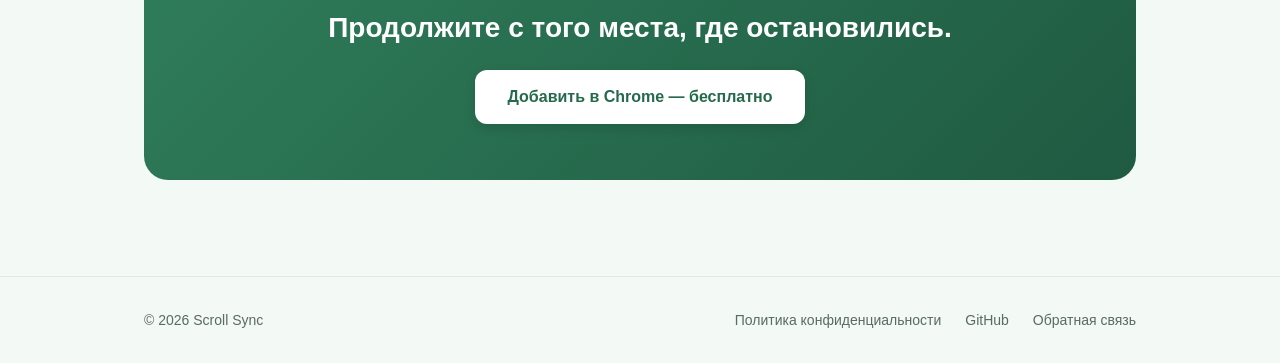
<file: docs/ru.html>
<!DOCTYPE html>
<html lang="ru">
<head>
    <meta charset="UTF-8">
    <meta name="viewport" content="width=device-width, initial-scale=1.0">
    <title>Scroll Sync — не теряйте место чтения</title>
    <meta name="description" content="Сохраняйте позицию прокрутки на любой странице и синхронизируйте её между устройствами через аккаунт Chrome. Конфиденциально по умолчанию.">
    <meta name="author" content="Deguang">
    <link rel="canonical" href="https://deguang.github.io/keep-scroll-sync/ru.html">
    <link rel="icon" type="image/png" href="icon-128.png">

    <!-- Open Graph -->
    <meta property="og:type" content="website">
    <meta property="og:url" content="https://deguang.github.io/keep-scroll-sync/ru.html">
    <meta property="og:title" content="Scroll Sync">
    <meta property="og:description" content="Синхронизация между устройствами — не теряйте место чтения.">
    <meta property="og:image" content="https://deguang.github.io/keep-scroll-sync/icon.png">

    <script type="application/ld+json">
    {
      "@context": "https://schema.org",
      "@type": "SoftwareApplication",
      "name": "Scroll Sync",
      "operatingSystem": "Chrome, Edge",
      "applicationCategory": "ProductivityApplication",
      "offers": { "@type": "Offer", "price": "0", "priceCurrency": "USD" },
      "description": "Синхронизация между устройствами — не теряйте место чтения.",
      "author": { "@type": "Person", "name": "Deguang" },
      "downloadUrl": "https://chrome.google.com/webstore/detail/keep-scroll-sync/lblfgppmhibloglgndekfdhmbfbdlndl"
    }
    </script>

    <link href="styles.css" rel="stylesheet">
</head>
<body>

    <!-- Nav -->
    <nav class="nav">
        <div class="nav-brand">
            <img src="icon-128.png" alt="" class="nav-logo">
            <span class="nav-title">Scroll Sync</span>
        </div>
        <div class="nav-links">
            <a href="#features" class="nav-link">Возможности</a>
            <a href="privacy.html" class="nav-link">Конфиденциальность</a>
            <a href="https://github.com/Deguang/keep-scroll-sync" class="nav-link">GitHub</a>
            <div class="lang-wrap">
                <button class="lang-btn">🌐 Русский ▾</button>
                <div class="lang-menu">
                    <div class="lang-menu-inner">
                        <a href="index.html">English</a>
                        <a href="zh.html">简体中文</a>
                        <a href="zh-TW.html">繁體中文</a>
                        <a href="ja.html">日本語</a>
                        <a href="ko.html">한국어</a>
                        <a href="ru.html">Русский</a>
                        <a href="hi.html">हिन्दी</a>
                    </div>
                </div>
            </div>
        </div>
    </nav>

    <!-- Hero -->
    <header class="hero">
        <div class="hero-inner">
            <img src="icon.png" alt="Scroll Sync" class="hero-icon">
            <h1 class="hero-title">Больше не теряйте<br>место чтения.</h1>
            <p class="hero-subtitle">Сохраните место, где вы остановились на любой странице, и продолжите ровно оттуда — на любом устройстве, синхронизируясь через ваш аккаунт Chrome.</p>
            <a href="https://chrome.google.com/webstore/detail/keep-scroll-sync/lblfgppmhibloglgndekfdhmbfbdlndl" class="btn">Добавить в Chrome — бесплатно</a>
        </div>
    </header>

    <!-- Features -->
    <section id="features" class="features">
        <div class="container">
            <h2 class="section-title">Всё, чтобы не терять место чтения</h2>
            <div class="feature-grid">
                
                <div class="feature-card">
                    <div class="feature-icon">🔖</div>
                    <h3 class="feature-name">Сохранение и возврат</h3>
                    <p class="feature-desc">Один клик сохраняет точную позицию прокрутки. В следующий раз при открытии страницы вам предложат перейти к ней.</p>
                </div>
                
                <div class="feature-card">
                    <div class="feature-icon">🔄</div>
                    <h3 class="feature-name">Синхронизация устройств</h3>
                    <p class="feature-desc">Использует синхронизацию аккаунта Chrome: позиция, сохранённая на ноутбуке, ждёт вас на настольном ПК.</p>
                </div>
                
                <div class="feature-card">
                    <div class="feature-icon">📑</div>
                    <h3 class="feature-name">Список страниц</h3>
                    <p class="feature-desc">Все сохранённые страницы в одном аккуратном списке с заголовком, значком и прогрессом чтения — нажмите, чтобы открыть.</p>
                </div>
                
                <div class="feature-card">
                    <div class="feature-icon">🌍</div>
                    <h3 class="feature-name">На вашем языке</h3>
                    <p class="feature-desc">Доступно на английском, китайском (упрощённом и традиционном), японском, корейском, русском и хинди.</p>
                </div>
                
                <div class="feature-card">
                    <div class="feature-icon">🔒</div>
                    <h3 class="feature-name">Конфиденциально</h3>
                    <p class="feature-desc">Нет серверов, нет отслеживания. Данные остаются в вашем браузере и аккаунте Chrome — мы их не получаем.</p>
                </div>
                
                <div class="feature-card">
                    <div class="feature-icon">⚡</div>
                    <h3 class="feature-name">Лёгкое</h3>
                    <p class="feature-desc">Крошечное сфокусированное расширение, которое делает одно дело хорошо и не мешает вам.</p>
                </div>
                
            </div>
        </div>
    </section>

    <!-- CTA -->
    <section class="cta-section">
        <div class="container">
            <div class="cta-box">
                <h2 class="cta-title">Продолжите с того места, где остановились.</h2>
                <a href="https://chrome.google.com/webstore/detail/keep-scroll-sync/lblfgppmhibloglgndekfdhmbfbdlndl" class="btn">Добавить в Chrome — бесплатно</a>
            </div>
        </div>
    </section>

    <!-- Footer -->
    <footer class="footer">
        <div class="footer-inner">
            <span>© 2026 Scroll Sync</span>
            <div class="footer-links">
                <a href="privacy.html">Политика конфиденциальности</a>
                <a href="https://github.com/Deguang/keep-scroll-sync">GitHub</a>
                <a href="https://github.com/Deguang/keep-scroll-sync/issues">Обратная связь</a>
            </div>
        </div>
    </footer>

</body>
</html>
</file>
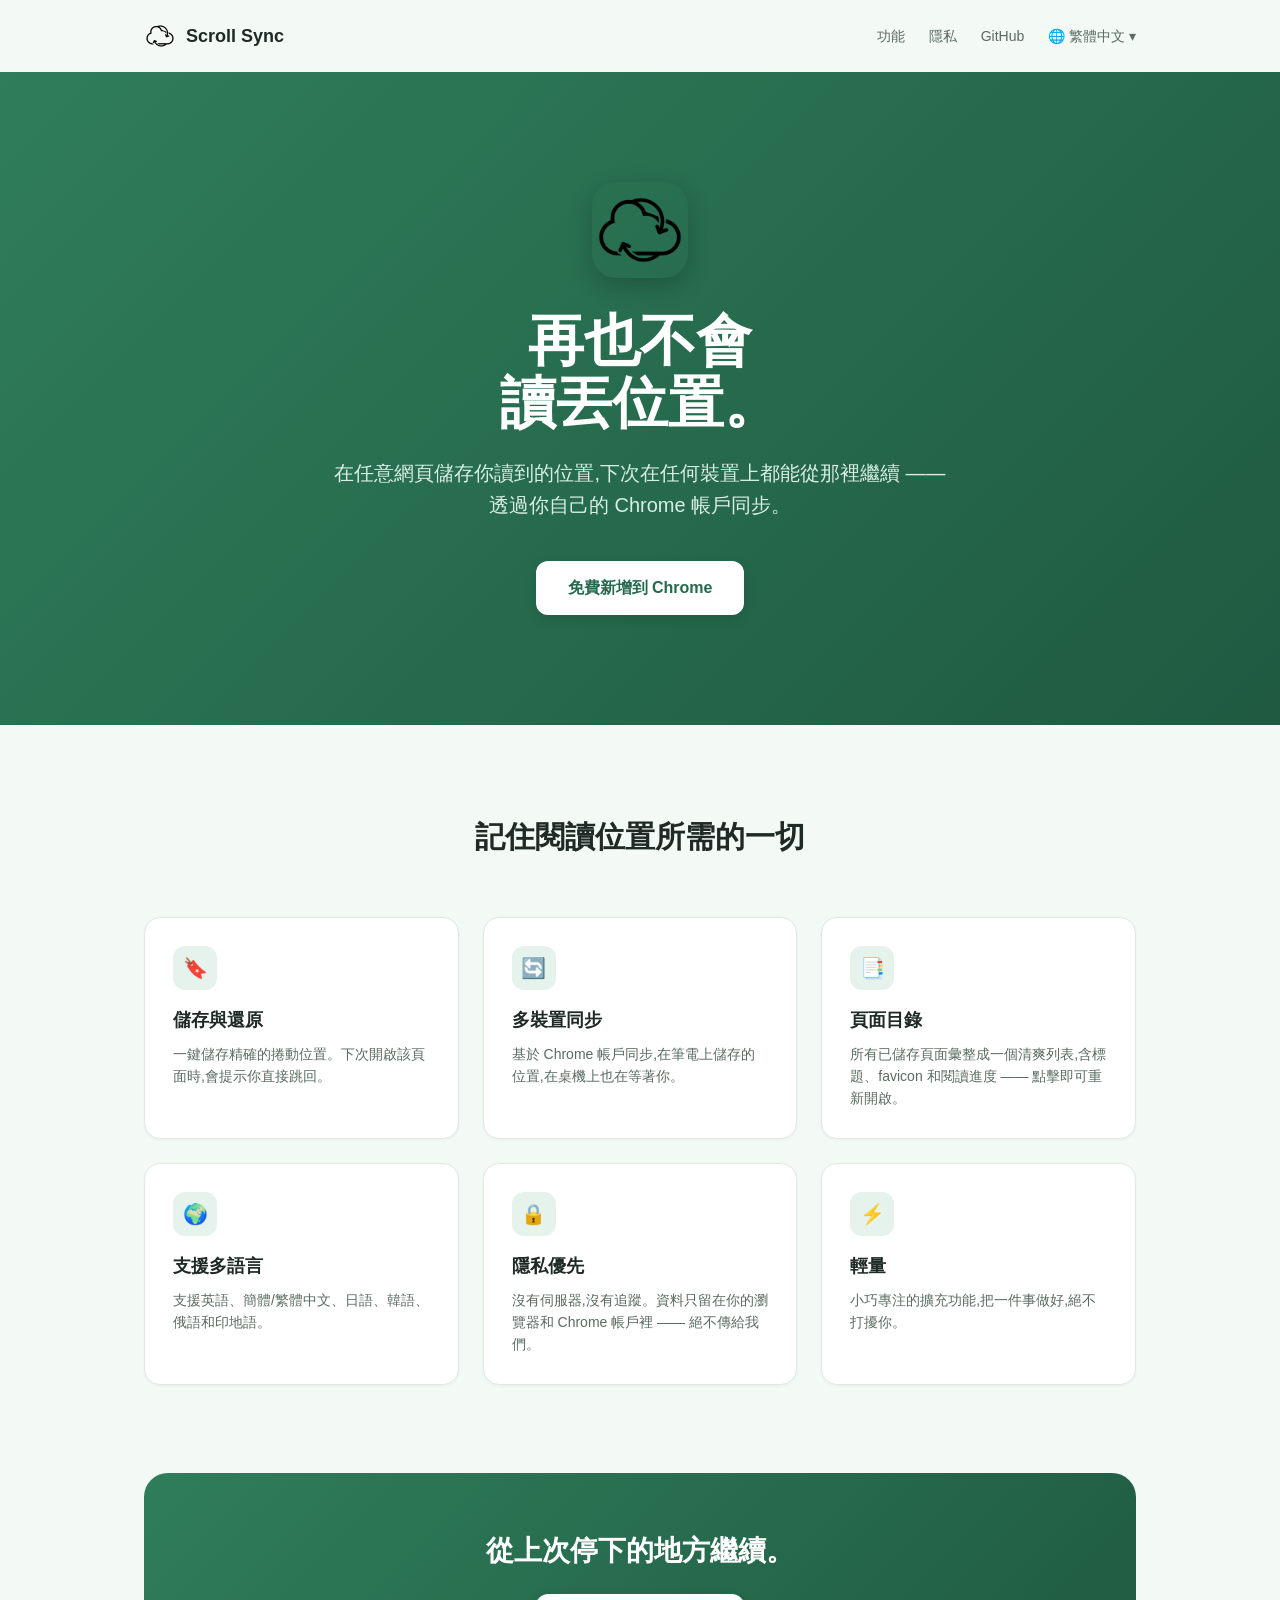
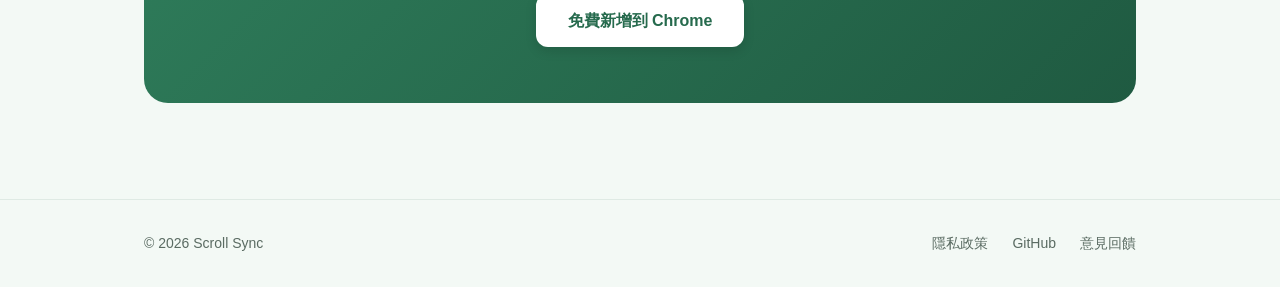
<file: docs/zh-TW.html>
<!DOCTYPE html>
<html lang="zh-Hant">
<head>
    <meta charset="UTF-8">
    <meta name="viewport" content="width=device-width, initial-scale=1.0">
    <title>Scroll Sync — 再也不會讀丟位置</title>
    <meta name="description" content="在任意網頁儲存你的捲動位置,並透過 Chrome 帳戶在多裝置間同步。隱私優先,資料不外傳。">
    <meta name="author" content="Deguang">
    <link rel="canonical" href="https://deguang.github.io/keep-scroll-sync/zh-TW.html">
    <link rel="icon" type="image/png" href="icon-128.png">

    <!-- Open Graph -->
    <meta property="og:type" content="website">
    <meta property="og:url" content="https://deguang.github.io/keep-scroll-sync/zh-TW.html">
    <meta property="og:title" content="Scroll Sync">
    <meta property="og:description" content="跨裝置同步,再也不會讀丟位置。">
    <meta property="og:image" content="https://deguang.github.io/keep-scroll-sync/icon.png">

    <script type="application/ld+json">
    {
      "@context": "https://schema.org",
      "@type": "SoftwareApplication",
      "name": "Scroll Sync",
      "operatingSystem": "Chrome, Edge",
      "applicationCategory": "ProductivityApplication",
      "offers": { "@type": "Offer", "price": "0", "priceCurrency": "USD" },
      "description": "跨裝置同步,再也不會讀丟位置。",
      "author": { "@type": "Person", "name": "Deguang" },
      "downloadUrl": "https://chrome.google.com/webstore/detail/keep-scroll-sync/lblfgppmhibloglgndekfdhmbfbdlndl"
    }
    </script>

    <link href="styles.css" rel="stylesheet">
</head>
<body>

    <!-- Nav -->
    <nav class="nav">
        <div class="nav-brand">
            <img src="icon-128.png" alt="" class="nav-logo">
            <span class="nav-title">Scroll Sync</span>
        </div>
        <div class="nav-links">
            <a href="#features" class="nav-link">功能</a>
            <a href="privacy.html" class="nav-link">隱私</a>
            <a href="https://github.com/Deguang/keep-scroll-sync" class="nav-link">GitHub</a>
            <div class="lang-wrap">
                <button class="lang-btn">🌐 繁體中文 ▾</button>
                <div class="lang-menu">
                    <div class="lang-menu-inner">
                        <a href="index.html">English</a>
                        <a href="zh.html">简体中文</a>
                        <a href="zh-TW.html">繁體中文</a>
                        <a href="ja.html">日本語</a>
                        <a href="ko.html">한국어</a>
                        <a href="ru.html">Русский</a>
                        <a href="hi.html">हिन्दी</a>
                    </div>
                </div>
            </div>
        </div>
    </nav>

    <!-- Hero -->
    <header class="hero">
        <div class="hero-inner">
            <img src="icon.png" alt="Scroll Sync" class="hero-icon">
            <h1 class="hero-title">再也不會<br>讀丟位置。</h1>
            <p class="hero-subtitle">在任意網頁儲存你讀到的位置,下次在任何裝置上都能從那裡繼續 —— 透過你自己的 Chrome 帳戶同步。</p>
            <a href="https://chrome.google.com/webstore/detail/keep-scroll-sync/lblfgppmhibloglgndekfdhmbfbdlndl" class="btn">免費新增到 Chrome</a>
        </div>
    </header>

    <!-- Features -->
    <section id="features" class="features">
        <div class="container">
            <h2 class="section-title">記住閱讀位置所需的一切</h2>
            <div class="feature-grid">
                
                <div class="feature-card">
                    <div class="feature-icon">🔖</div>
                    <h3 class="feature-name">儲存與還原</h3>
                    <p class="feature-desc">一鍵儲存精確的捲動位置。下次開啟該頁面時,會提示你直接跳回。</p>
                </div>
                
                <div class="feature-card">
                    <div class="feature-icon">🔄</div>
                    <h3 class="feature-name">多裝置同步</h3>
                    <p class="feature-desc">基於 Chrome 帳戶同步,在筆電上儲存的位置,在桌機上也在等著你。</p>
                </div>
                
                <div class="feature-card">
                    <div class="feature-icon">📑</div>
                    <h3 class="feature-name">頁面目錄</h3>
                    <p class="feature-desc">所有已儲存頁面彙整成一個清爽列表,含標題、favicon 和閱讀進度 —— 點擊即可重新開啟。</p>
                </div>
                
                <div class="feature-card">
                    <div class="feature-icon">🌍</div>
                    <h3 class="feature-name">支援多語言</h3>
                    <p class="feature-desc">支援英語、簡體/繁體中文、日語、韓語、俄語和印地語。</p>
                </div>
                
                <div class="feature-card">
                    <div class="feature-icon">🔒</div>
                    <h3 class="feature-name">隱私優先</h3>
                    <p class="feature-desc">沒有伺服器,沒有追蹤。資料只留在你的瀏覽器和 Chrome 帳戶裡 —— 絕不傳給我們。</p>
                </div>
                
                <div class="feature-card">
                    <div class="feature-icon">⚡</div>
                    <h3 class="feature-name">輕量</h3>
                    <p class="feature-desc">小巧專注的擴充功能,把一件事做好,絕不打擾你。</p>
                </div>
                
            </div>
        </div>
    </section>

    <!-- CTA -->
    <section class="cta-section">
        <div class="container">
            <div class="cta-box">
                <h2 class="cta-title">從上次停下的地方繼續。</h2>
                <a href="https://chrome.google.com/webstore/detail/keep-scroll-sync/lblfgppmhibloglgndekfdhmbfbdlndl" class="btn">免費新增到 Chrome</a>
            </div>
        </div>
    </section>

    <!-- Footer -->
    <footer class="footer">
        <div class="footer-inner">
            <span>© 2026 Scroll Sync</span>
            <div class="footer-links">
                <a href="privacy.html">隱私政策</a>
                <a href="https://github.com/Deguang/keep-scroll-sync">GitHub</a>
                <a href="https://github.com/Deguang/keep-scroll-sync/issues">意見回饋</a>
            </div>
        </div>
    </footer>

</body>
</html>
</file>
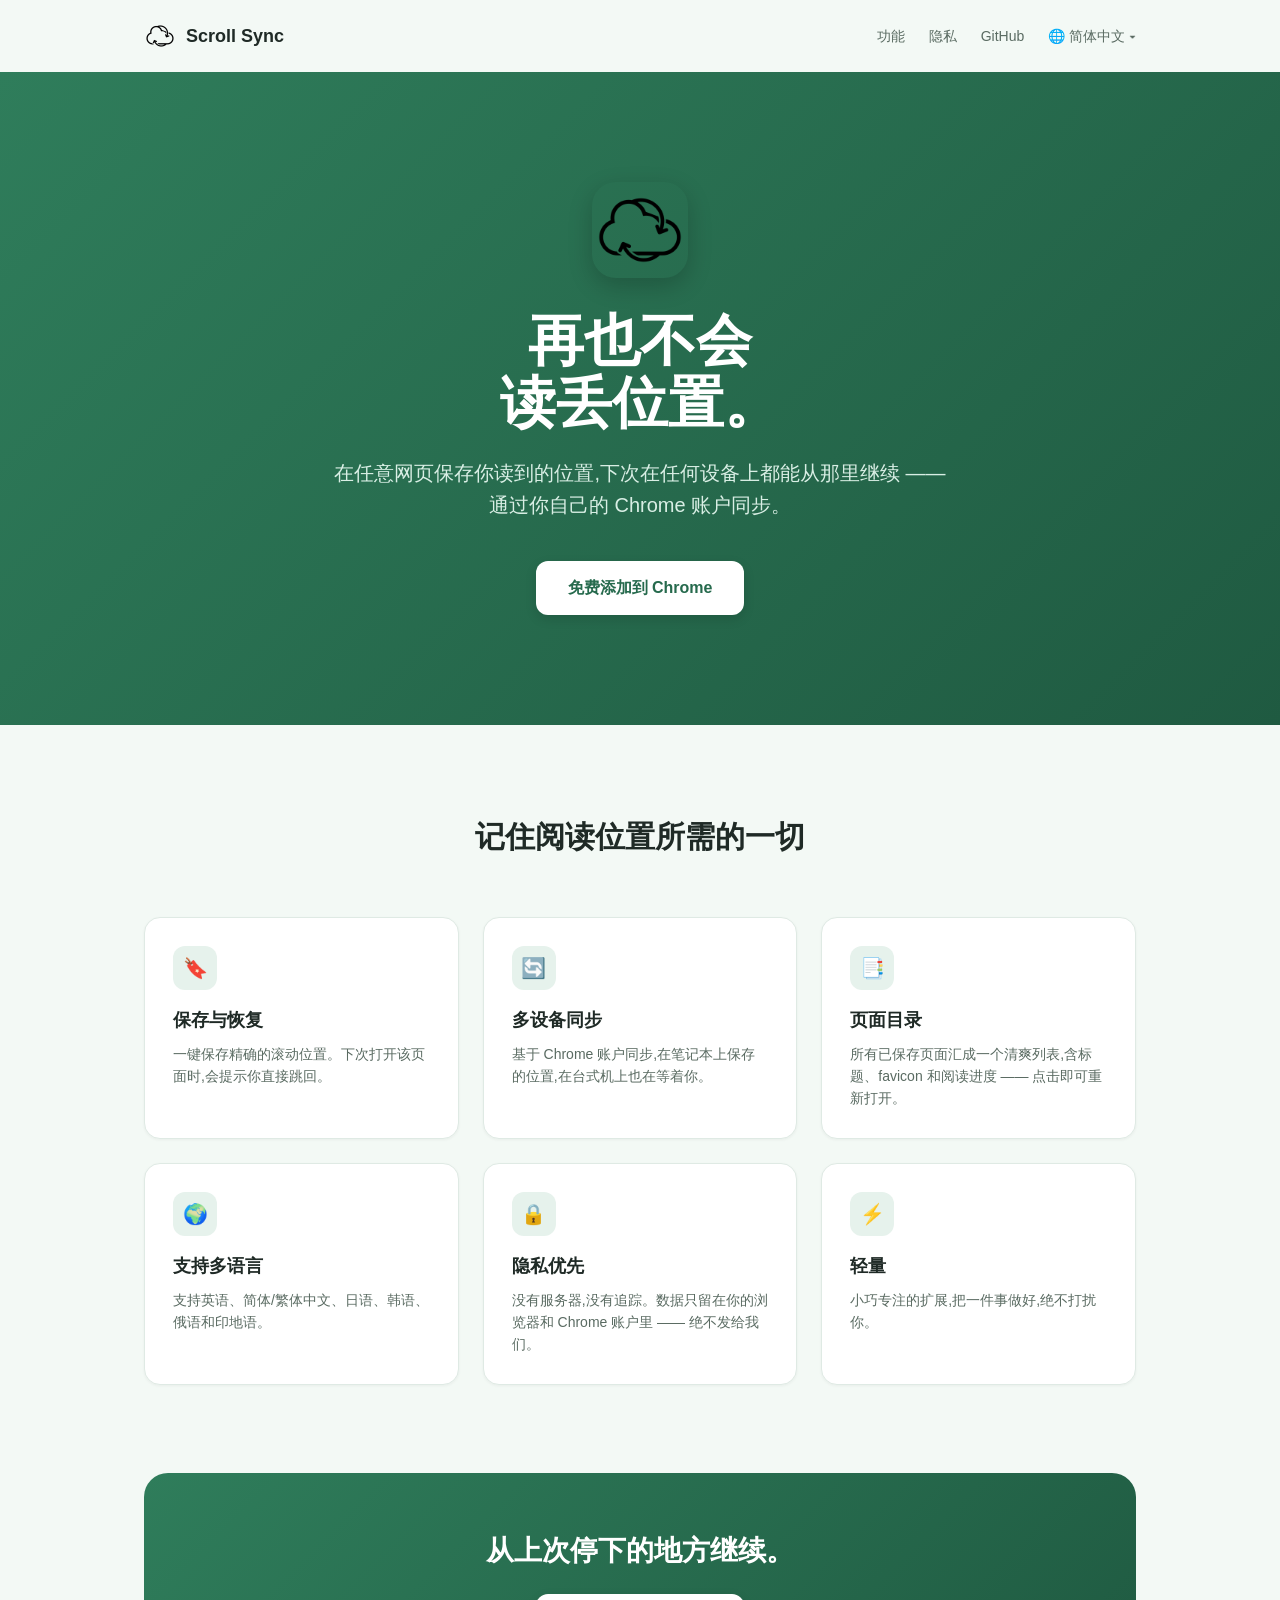
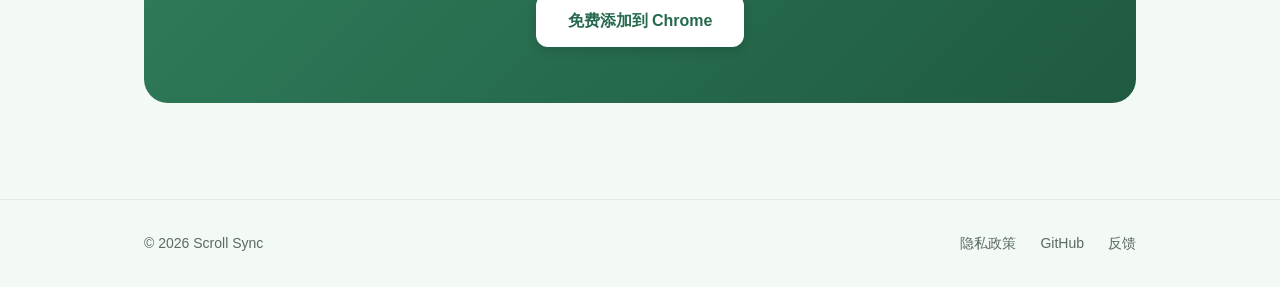
<file: docs/zh.html>
<!DOCTYPE html>
<html lang="zh-CN">
<head>
    <meta charset="UTF-8">
    <meta name="viewport" content="width=device-width, initial-scale=1.0">
    <title>Scroll Sync — 再也不会读丢位置</title>
    <meta name="description" content="在任意网页保存你的滚动位置,并通过 Chrome 账户在多设备间同步。隐私优先,数据不外传。">
    <meta name="author" content="Deguang">
    <link rel="canonical" href="https://deguang.github.io/keep-scroll-sync/zh.html">
    <link rel="icon" type="image/png" href="icon-128.png">

    <!-- Open Graph -->
    <meta property="og:type" content="website">
    <meta property="og:url" content="https://deguang.github.io/keep-scroll-sync/zh.html">
    <meta property="og:title" content="Scroll Sync">
    <meta property="og:description" content="跨设备同步,再也不会读丢位置。">
    <meta property="og:image" content="https://deguang.github.io/keep-scroll-sync/icon.png">

    <script type="application/ld+json">
    {
      "@context": "https://schema.org",
      "@type": "SoftwareApplication",
      "name": "Scroll Sync",
      "operatingSystem": "Chrome, Edge",
      "applicationCategory": "ProductivityApplication",
      "offers": { "@type": "Offer", "price": "0", "priceCurrency": "USD" },
      "description": "跨设备同步,再也不会读丢位置。",
      "author": { "@type": "Person", "name": "Deguang" },
      "downloadUrl": "https://chrome.google.com/webstore/detail/keep-scroll-sync/lblfgppmhibloglgndekfdhmbfbdlndl"
    }
    </script>

    <link href="styles.css" rel="stylesheet">
</head>
<body>

    <!-- Nav -->
    <nav class="nav">
        <div class="nav-brand">
            <img src="icon-128.png" alt="" class="nav-logo">
            <span class="nav-title">Scroll Sync</span>
        </div>
        <div class="nav-links">
            <a href="#features" class="nav-link">功能</a>
            <a href="privacy.html" class="nav-link">隐私</a>
            <a href="https://github.com/Deguang/keep-scroll-sync" class="nav-link">GitHub</a>
            <div class="lang-wrap">
                <button class="lang-btn">🌐 简体中文 ▾</button>
                <div class="lang-menu">
                    <div class="lang-menu-inner">
                        <a href="index.html">English</a>
                        <a href="zh.html">简体中文</a>
                        <a href="zh-TW.html">繁體中文</a>
                        <a href="ja.html">日本語</a>
                        <a href="ko.html">한국어</a>
                        <a href="ru.html">Русский</a>
                        <a href="hi.html">हिन्दी</a>
                    </div>
                </div>
            </div>
        </div>
    </nav>

    <!-- Hero -->
    <header class="hero">
        <div class="hero-inner">
            <img src="icon.png" alt="Scroll Sync" class="hero-icon">
            <h1 class="hero-title">再也不会<br>读丢位置。</h1>
            <p class="hero-subtitle">在任意网页保存你读到的位置,下次在任何设备上都能从那里继续 —— 通过你自己的 Chrome 账户同步。</p>
            <a href="https://chrome.google.com/webstore/detail/keep-scroll-sync/lblfgppmhibloglgndekfdhmbfbdlndl" class="btn">免费添加到 Chrome</a>
        </div>
    </header>

    <!-- Features -->
    <section id="features" class="features">
        <div class="container">
            <h2 class="section-title">记住阅读位置所需的一切</h2>
            <div class="feature-grid">
                
                <div class="feature-card">
                    <div class="feature-icon">🔖</div>
                    <h3 class="feature-name">保存与恢复</h3>
                    <p class="feature-desc">一键保存精确的滚动位置。下次打开该页面时,会提示你直接跳回。</p>
                </div>
                
                <div class="feature-card">
                    <div class="feature-icon">🔄</div>
                    <h3 class="feature-name">多设备同步</h3>
                    <p class="feature-desc">基于 Chrome 账户同步,在笔记本上保存的位置,在台式机上也在等着你。</p>
                </div>
                
                <div class="feature-card">
                    <div class="feature-icon">📑</div>
                    <h3 class="feature-name">页面目录</h3>
                    <p class="feature-desc">所有已保存页面汇成一个清爽列表,含标题、favicon 和阅读进度 —— 点击即可重新打开。</p>
                </div>
                
                <div class="feature-card">
                    <div class="feature-icon">🌍</div>
                    <h3 class="feature-name">支持多语言</h3>
                    <p class="feature-desc">支持英语、简体/繁体中文、日语、韩语、俄语和印地语。</p>
                </div>
                
                <div class="feature-card">
                    <div class="feature-icon">🔒</div>
                    <h3 class="feature-name">隐私优先</h3>
                    <p class="feature-desc">没有服务器,没有追踪。数据只留在你的浏览器和 Chrome 账户里 —— 绝不发给我们。</p>
                </div>
                
                <div class="feature-card">
                    <div class="feature-icon">⚡</div>
                    <h3 class="feature-name">轻量</h3>
                    <p class="feature-desc">小巧专注的扩展,把一件事做好,绝不打扰你。</p>
                </div>
                
            </div>
        </div>
    </section>

    <!-- CTA -->
    <section class="cta-section">
        <div class="container">
            <div class="cta-box">
                <h2 class="cta-title">从上次停下的地方继续。</h2>
                <a href="https://chrome.google.com/webstore/detail/keep-scroll-sync/lblfgppmhibloglgndekfdhmbfbdlndl" class="btn">免费添加到 Chrome</a>
            </div>
        </div>
    </section>

    <!-- Footer -->
    <footer class="footer">
        <div class="footer-inner">
            <span>© 2026 Scroll Sync</span>
            <div class="footer-links">
                <a href="privacy.html">隐私政策</a>
                <a href="https://github.com/Deguang/keep-scroll-sync">GitHub</a>
                <a href="https://github.com/Deguang/keep-scroll-sync/issues">反馈</a>
            </div>
        </div>
    </footer>

</body>
</html>
</file>
<file: docs/styles.css>
/* Scroll Sync — self-contained styles (no CDN, no external fonts). */
:root {
    --brand: #2f7d5b;
    --brand-dark: #266a4d;
    --brand-soft: #e6f2ec;
    --gold: #e0a94a;
    --text: #1f2a26;
    --text-dim: #5a6b62;
    --border: #dfeae4;
    --bg: #f3f9f5;
    --card: #ffffff;
    --font: -apple-system, BlinkMacSystemFont, "Segoe UI", Roboto, "Helvetica Neue",
        "PingFang SC", "Hiragino Sans GB", "Microsoft YaHei", sans-serif;
}
* { box-sizing: border-box; margin: 0; padding: 0; }
html { scroll-behavior: smooth; }
body {
    font-family: var(--font);
    color: var(--text);
    background: var(--bg);
    line-height: 1.6;
    -webkit-font-smoothing: antialiased;
}
a { color: inherit; text-decoration: none; }
img { display: block; }
.container { max-width: 1040px; margin: 0 auto; padding: 0 24px; }

/* Nav */
.nav { display: flex; align-items: center; justify-content: space-between; padding: 20px 24px; max-width: 1040px; margin: 0 auto; }
.nav-brand { display: flex; align-items: center; gap: 10px; }
.nav-logo { width: 32px; height: 32px; border-radius: 8px; }
.nav-title { font-weight: 700; font-size: 18px; }
.nav-links { display: flex; align-items: center; gap: 24px; font-size: 14px; font-weight: 500; }
.nav-link { color: var(--text-dim); }
.nav-link:hover { color: var(--brand); }

/* Language switcher */
.lang-wrap { position: relative; }
.lang-btn { background: none; border: none; cursor: pointer; font: inherit; font-weight: 500; color: var(--text-dim); }
.lang-btn:hover { color: var(--brand); }
.lang-menu { display: none; position: absolute; right: 0; padding-top: 8px; z-index: 10; }
.lang-wrap:hover .lang-menu { display: block; }
.lang-menu-inner { background: #fff; border: 1px solid var(--border); border-radius: 8px; box-shadow: 0 10px 20px rgba(31,42,38,.12); overflow: hidden; width: 132px; }
.lang-menu-inner a { display: block; padding: 8px 16px; font-size: 14px; }
.lang-menu-inner a:hover { background: var(--brand-soft); }

/* Buttons */
.btn { display: inline-block; background: #fff; color: var(--brand-dark); font-weight: 600; padding: 14px 32px; border-radius: 12px; box-shadow: 0 4px 12px rgba(0,0,0,.12); transition: background .15s ease, transform .05s ease; }
.btn:hover { background: var(--brand-soft); }
.btn:active { transform: translateY(1px); }

/* Hero */
.hero { background: linear-gradient(135deg, #2f7d5b 0%, #1f5a41 100%); color: #fff; }
.hero-inner { text-align: center; padding: 110px 24px; }
.hero-icon { width: 96px; height: 96px; border-radius: 24px; margin: 0 auto 32px; box-shadow: 0 8px 24px rgba(0,0,0,.2); }
.hero-title { font-size: 56px; font-weight: 800; line-height: 1.1; margin-bottom: 24px; }
.hero-subtitle { font-size: 20px; color: rgba(236,253,245,.9); max-width: 620px; margin: 0 auto 40px; }

/* Features */
.features { padding: 88px 0; }
.section-title { font-size: 30px; font-weight: 700; text-align: center; margin-bottom: 56px; }
.feature-grid { display: grid; grid-template-columns: repeat(3, 1fr); gap: 24px; }
.feature-card { background: var(--card); padding: 28px; border-radius: 16px; border: 1px solid var(--border); box-shadow: 0 1px 3px rgba(31,42,38,.05); }
.feature-icon { width: 44px; height: 44px; border-radius: 12px; background: var(--brand-soft); color: var(--brand); display: flex; align-items: center; justify-content: center; font-size: 20px; margin-bottom: 16px; }
.feature-name { font-weight: 600; font-size: 18px; margin-bottom: 8px; }
.feature-desc { color: var(--text-dim); font-size: 14px; }

/* CTA */
.cta-section { padding: 0 0 96px; }
.cta-box { background: linear-gradient(135deg, #2f7d5b 0%, #1f5a41 100%); color: #fff; border-radius: 24px; padding: 56px 32px; text-align: center; }
.cta-title { font-size: 28px; font-weight: 700; margin-bottom: 20px; }

/* Footer */
.footer { border-top: 1px solid var(--border); }
.footer-inner { display: flex; align-items: center; justify-content: space-between; gap: 16px; padding: 32px 24px; max-width: 1040px; margin: 0 auto; font-size: 14px; color: var(--text-dim); }
.footer-links { display: flex; gap: 24px; }
.footer-links a:hover { color: var(--brand); }

/* Privacy page */
.privacy-wrap { max-width: 760px; margin: 0 auto; padding: 64px 24px; }
.back-link { color: var(--brand-dark); font-weight: 500; display: inline-block; margin-bottom: 32px; }
.back-link:hover { color: var(--brand); }
.privacy-wrap > h1 { font-size: 36px; font-weight: 700; margin-bottom: 32px; }
.card { background: #fff; padding: 40px; border-radius: 16px; border: 1px solid var(--border); box-shadow: 0 1px 3px rgba(31,42,38,.05); }
.card h3 { font-size: 18px; font-weight: 700; margin: 28px 0 10px; }
.card h3:first-of-type { margin-top: 8px; }
.card p { margin-bottom: 14px; }
.card ul { margin: 0 0 14px; padding-left: 22px; }
.card li { margin-bottom: 6px; }
.card code { background: var(--brand-soft); color: var(--brand-dark); padding: 1px 6px; border-radius: 5px; font-size: 90%; }
.card a { color: var(--brand-dark); text-decoration: underline; }

/* Responsive */
@media (max-width: 860px) {
    .feature-grid { grid-template-columns: 1fr; }
    .hero-title { font-size: 40px; }
    .hero-inner { padding: 80px 24px; }
    .hero-subtitle { font-size: 18px; }
}
@media (max-width: 640px) {
    .nav-links { gap: 14px; font-size: 13px; }
    .footer-inner { flex-direction: column; text-align: center; }
}
</file>
